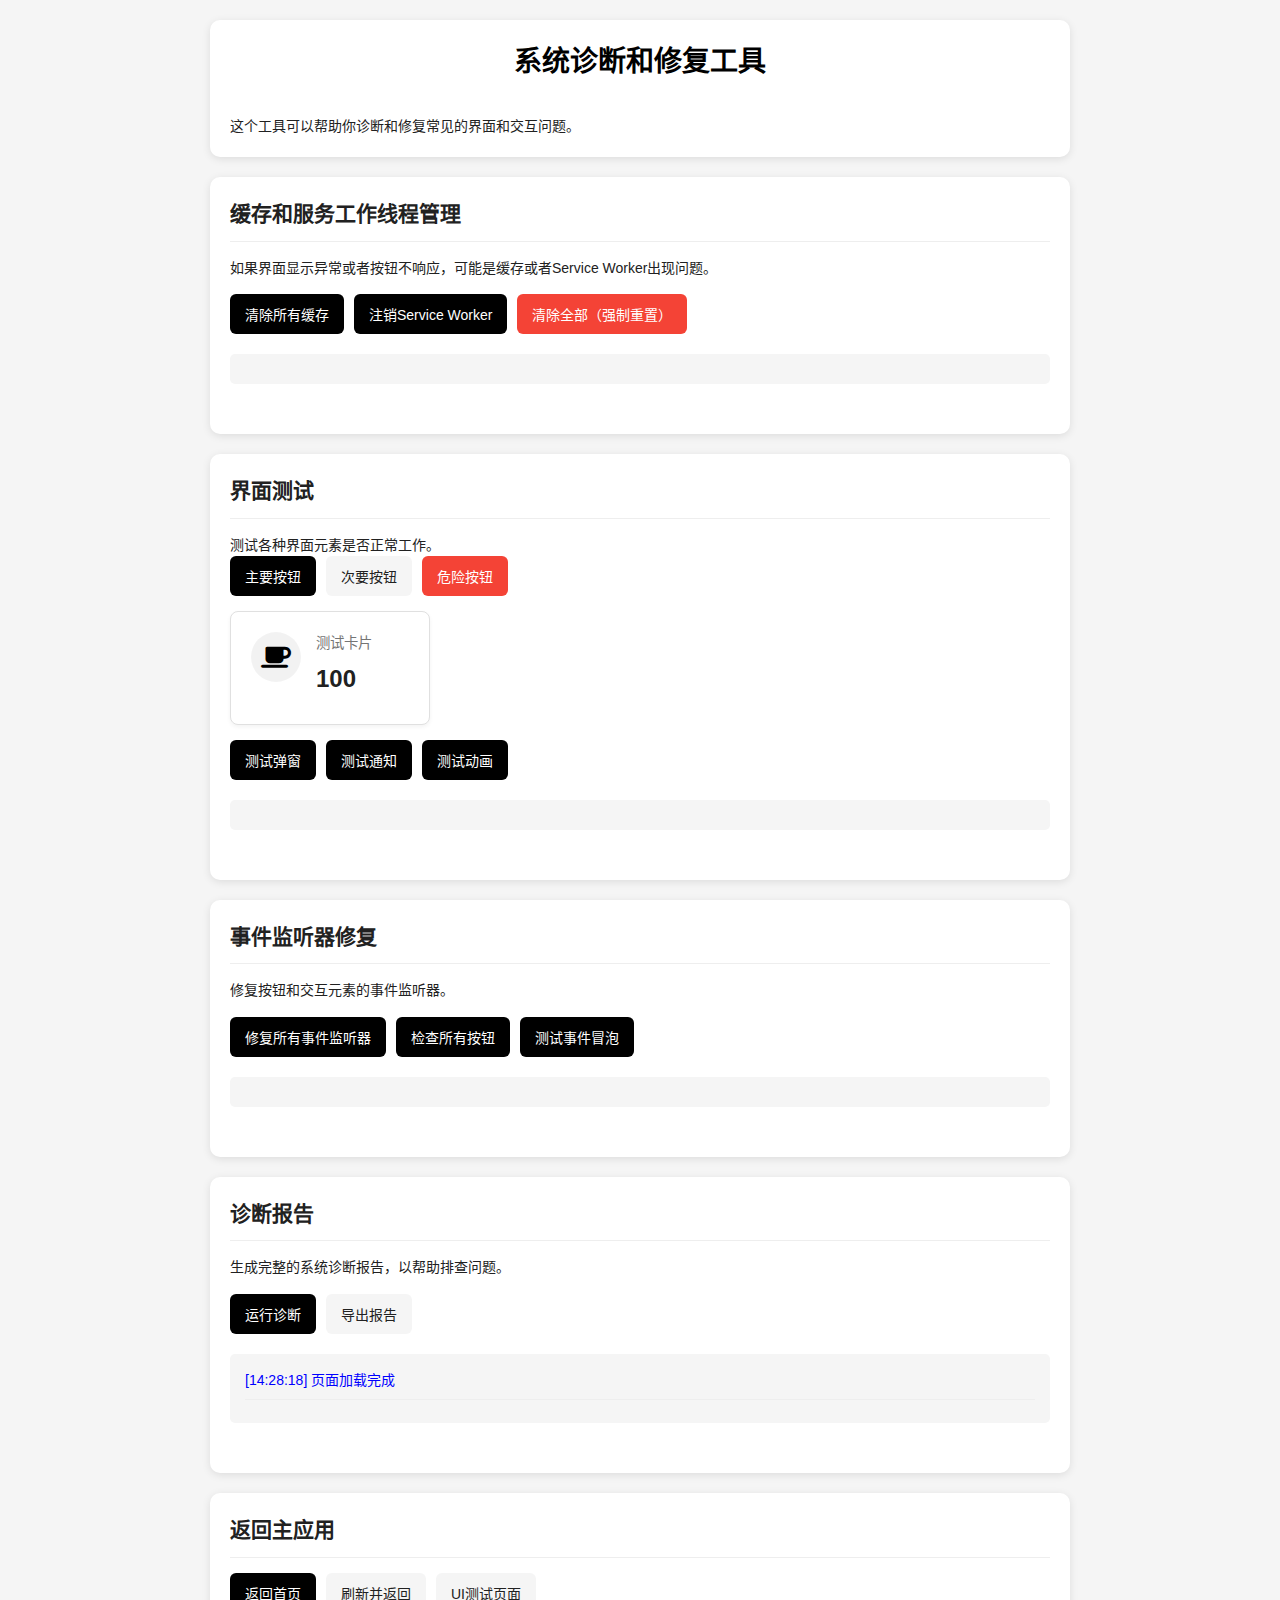
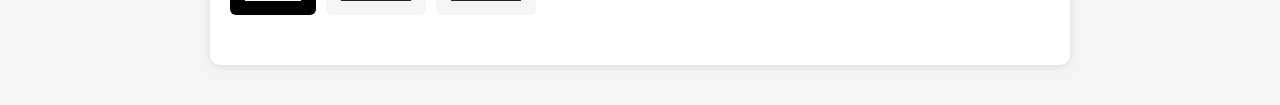
<file: debug.html>
<!DOCTYPE html>
<html lang="zh-CN">
<head>
    <meta charset="UTF-8">
    <meta name="viewport" content="width=device-width, initial-scale=1.0">
    <title>系统诊断和修复工具</title>
    <link rel="stylesheet" href="styles.css">
    <link rel="stylesheet" href="https://cdnjs.cloudflare.com/ajax/libs/font-awesome/6.4.0/css/all.min.css">
    <style>
        body {
            font-family: Arial, sans-serif;
            max-width: 900px;
            margin: 0 auto;
            padding: 20px;
            line-height: 1.6;
        }
        
        h1 {
            text-align: center;
            margin-bottom: 30px;
            color: var(--primary-color);
        }
        
        .debug-card {
            background-color: white;
            border-radius: 10px;
            padding: 20px;
            margin-bottom: 20px;
            box-shadow: 0 2px 8px rgba(0, 0, 0, 0.1);
        }
        
        .debug-section {
            margin-bottom: 30px;
        }
        
        .debug-section h2 {
            margin-bottom: 15px;
            padding-bottom: 10px;
            border-bottom: 1px solid #eee;
        }
        
        .debug-actions {
            display: flex;
            flex-wrap: wrap;
            gap: 10px;
            margin-top: 15px;
        }
        
        .status {
            margin-top: 20px;
            padding: 15px;
            background-color: #f5f5f5;
            border-radius: 5px;
            overflow-wrap: break-word;
            max-height: 300px;
            overflow-y: auto;
        }
        
        .status-success {
            color: green;
        }
        
        .status-error {
            color: red;
        }
        
        .status-info {
            color: blue;
        }
        
        .status-item {
            margin-bottom: 8px;
            padding-bottom: 8px;
            border-bottom: 1px solid #eee;
        }
        
        .button-group {
            display: flex;
            gap: 10px;
            margin-bottom: 10px;
        }
        
        code {
            background-color: #f0f0f0;
            padding: 2px 4px;
            border-radius: 3px;
            font-family: monospace;
        }
        
        .css-test-row {
            display: flex;
            gap: 10px;
            flex-wrap: wrap;
            margin-bottom: 15px;
        }
    </style>
</head>
<body>
    <div class="debug-card">
        <h1>系统诊断和修复工具</h1>
        <p>这个工具可以帮助你诊断和修复常见的界面和交互问题。</p>
    </div>
    
    <div class="debug-card">
        <div class="debug-section">
            <h2>缓存和服务工作线程管理</h2>
            <p>如果界面显示异常或者按钮不响应，可能是缓存或者Service Worker出现问题。</p>
            
            <div class="debug-actions">
                <button class="btn btn-primary" id="clear-cache">清除所有缓存</button>
                <button class="btn btn-primary" id="unregister-sw">注销Service Worker</button>
                <button class="btn btn-danger" id="clear-all">清除全部（强制重置）</button>
            </div>
            
            <div class="status" id="cache-status"></div>
        </div>
    </div>
    
    <div class="debug-card">
        <div class="debug-section">
            <h2>界面测试</h2>
            <p>测试各种界面元素是否正常工作。</p>
            
            <div class="css-test-row">
                <button class="btn btn-primary">主要按钮</button>
                <button class="btn btn-secondary">次要按钮</button>
                <button class="btn btn-danger">危险按钮</button>
            </div>
            
            <div class="css-test-row">
                <div class="stat-card" style="width: 200px">
                    <div class="stat-icon">
                        <i class="fas fa-coffee"></i>
                    </div>
                    <div class="stat-info">
                        <h3>测试卡片</h3>
                        <p>100</p>
                    </div>
                </div>
            </div>
            
            <div class="debug-actions">
                <button class="btn btn-primary" id="test-modal">测试弹窗</button>
                <button class="btn btn-primary" id="test-notification">测试通知</button>
                <button class="btn btn-primary" id="test-animation">测试动画</button>
            </div>
            
            <div class="status" id="ui-status"></div>
        </div>
    </div>
    
    <div class="debug-card">
        <div class="debug-section">
            <h2>事件监听器修复</h2>
            <p>修复按钮和交互元素的事件监听器。</p>
            
            <div class="debug-actions">
                <button class="btn btn-primary" id="fix-events">修复所有事件监听器</button>
                <button class="btn btn-primary" id="check-buttons">检查所有按钮</button>
                <button class="btn btn-primary" id="test-events">测试事件冒泡</button>
            </div>
            
            <div class="status" id="event-status"></div>
        </div>
    </div>
    
    <div class="debug-card">
        <div class="debug-section">
            <h2>诊断报告</h2>
            <p>生成完整的系统诊断报告，以帮助排查问题。</p>
            
            <div class="debug-actions">
                <button class="btn btn-primary" id="run-diagnostics">运行诊断</button>
                <button class="btn btn-secondary" id="export-report">导出报告</button>
            </div>
            
            <div class="status" id="report-status"></div>
        </div>
    </div>
    
    <div class="debug-card">
        <div class="debug-section">
            <h2>返回主应用</h2>
            <div class="button-group">
                <a href="index.html" class="btn btn-primary">返回首页</a>
                <a href="index.html?force-refresh=true" class="btn btn-secondary">刷新并返回</a>
                <a href="test-ui.html" class="btn btn-secondary">UI测试页面</a>
            </div>
        </div>
    </div>
    
    <!-- 测试弹窗 -->
    <div class="modal-overlay" id="test-modal-overlay">
        <div class="modal-container">
            <div class="modal-header">
                <h3>测试弹窗</h3>
                <button class="modal-close" id="close-test-modal">
                    <i class="fas fa-times"></i>
                </button>
            </div>
            <div class="modal-body">
                <p>这是一个测试弹窗，用于验证弹窗样式和功能是否正常。</p>
                <div class="form-group">
                    <label>测试输入框</label>
                    <input type="text" class="form-control" placeholder="在这里输入内容">
                </div>
            </div>
            <div class="modal-footer">
                <button id="cancel-test-modal" class="btn btn-secondary">取消</button>
                <button id="confirm-test-modal" class="btn btn-primary">确定</button>
            </div>
        </div>
    </div>
    
    <script>
        // 缓存状态元素
        const cacheStatusEl = document.getElementById('cache-status');
        const uiStatusEl = document.getElementById('ui-status');
        const eventStatusEl = document.getElementById('event-status');
        const reportStatusEl = document.getElementById('report-status');
        
        // 添加状态消息
        function addStatus(element, message, type = 'info') {
            const item = document.createElement('div');
            item.className = `status-item status-${type}`;
            
            const now = new Date();
            const timestamp = `${now.getHours()}:${now.getMinutes()}:${now.getSeconds()}`;
            
            item.innerHTML = `[${timestamp}] ${message}`;
            element.prepend(item);
        }
        
        // 清除缓存
        document.getElementById('clear-cache').addEventListener('click', async () => {
            try {
                addStatus(cacheStatusEl, '开始清除缓存...');
                
                // 清除所有缓存
                const cacheNames = await caches.keys();
                addStatus(cacheStatusEl, `发现 ${cacheNames.length} 个缓存: ${cacheNames.join(', ')}`);
                
                await Promise.all(cacheNames.map(name => caches.delete(name)));
                
                addStatus(cacheStatusEl, '所有缓存已清除!', 'success');
            } catch (error) {
                addStatus(cacheStatusEl, `清除缓存失败: ${error.message}`, 'error');
            }
        });
        
        // 注销Service Worker
        document.getElementById('unregister-sw').addEventListener('click', async () => {
            try {
                addStatus(cacheStatusEl, '开始注销Service Worker...');
                
                if ('serviceWorker' in navigator) {
                    const registrations = await navigator.serviceWorker.getRegistrations();
                    addStatus(cacheStatusEl, `发现 ${registrations.length} 个Service Worker`);
                    
                    await Promise.all(registrations.map(reg => reg.unregister()));
                    
                    if (registrations.length > 0) {
                        addStatus(cacheStatusEl, `${registrations.length}个Service Worker已注销!`, 'success');
                    } else {
                        addStatus(cacheStatusEl, '没有发现活动的Service Worker', 'info');
                    }
                } else {
                    addStatus(cacheStatusEl, '此浏览器不支持Service Worker', 'error');
                }
            } catch (error) {
                addStatus(cacheStatusEl, `注销Service Worker失败: ${error.message}`, 'error');
            }
        });
        
        // 清除全部
        document.getElementById('clear-all').addEventListener('click', async () => {
            try {
                addStatus(cacheStatusEl, '开始全面清理...');
                
                // 清除缓存
                const cacheNames = await caches.keys();
                await Promise.all(cacheNames.map(name => caches.delete(name)));
                addStatus(cacheStatusEl, '缓存已清除');
                
                // 注销Service Worker
                if ('serviceWorker' in navigator) {
                    const registrations = await navigator.serviceWorker.getRegistrations();
                    await Promise.all(registrations.map(reg => reg.unregister()));
                    addStatus(cacheStatusEl, 'Service Worker已注销');
                }
                
                // 清除localStorage
                localStorage.clear();
                addStatus(cacheStatusEl, 'localStorage已清除');
                
                // 清除sessionStorage
                sessionStorage.clear();
                addStatus(cacheStatusEl, 'sessionStorage已清除');
                
                addStatus(cacheStatusEl, '全面清理完成! 请刷新页面', 'success');
            } catch (error) {
                addStatus(cacheStatusEl, `全面清理失败: ${error.message}`, 'error');
            }
        });
        
        // 测试弹窗
        document.getElementById('test-modal').addEventListener('click', () => {
            document.getElementById('test-modal-overlay').classList.add('visible');
            addStatus(uiStatusEl, '弹窗已显示');
        });
        
        document.getElementById('close-test-modal').addEventListener('click', () => {
            document.getElementById('test-modal-overlay').classList.remove('visible');
            addStatus(uiStatusEl, '弹窗已关闭');
        });
        
        document.getElementById('cancel-test-modal').addEventListener('click', () => {
            document.getElementById('test-modal-overlay').classList.remove('visible');
            addStatus(uiStatusEl, '弹窗已取消');
        });
        
        document.getElementById('confirm-test-modal').addEventListener('click', () => {
            document.getElementById('test-modal-overlay').classList.remove('visible');
            addStatus(uiStatusEl, '弹窗已确认', 'success');
        });
        
        // 测试通知
        document.getElementById('test-notification').addEventListener('click', () => {
            addStatus(uiStatusEl, '显示测试通知');
            
            const notification = document.createElement('div');
            notification.className = 'notification';
            notification.innerHTML = `
                <div class="notification-icon">
                    <i class="fas fa-check-circle"></i>
                </div>
                <div>这是一条测试通知</div>
            `;
            
            document.body.appendChild(notification);
            
            // 3秒后移除
            setTimeout(() => {
                notification.style.opacity = '0';
                notification.style.transform = 'translateX(100%)';
                setTimeout(() => {
                    document.body.removeChild(notification);
                }, 300);
            }, 3000);
        });
        
        // 测试动画
        document.getElementById('test-animation').addEventListener('click', () => {
            addStatus(uiStatusEl, '测试动画效果');
            
            const button = document.getElementById('test-animation');
            button.classList.add('button-clicked');
            
            setTimeout(() => {
                button.classList.remove('button-clicked');
            }, 300);
        });
        
        // 修复事件监听器
        document.getElementById('fix-events').addEventListener('click', () => {
            addStatus(eventStatusEl, '开始修复事件监听器...');
            
            try {
                // 获取所有按钮
                const buttons = document.querySelectorAll('button[id]');
                addStatus(eventStatusEl, `找到 ${buttons.length} 个带ID的按钮`);
                
                // 为每个按钮重新绑定事件
                buttons.forEach(button => {
                    // 克隆节点会移除所有事件监听器
                    const clone = button.cloneNode(true);
                    button.parentNode.replaceChild(clone, button);
                    
                    // 重新添加点击事件
                    clone.addEventListener('click', function() {
                        addStatus(eventStatusEl, `按钮 ${this.id} 点击成功`, 'success');
                    });
                });
                
                addStatus(eventStatusEl, '所有事件监听器已修复', 'success');
            } catch (error) {
                addStatus(eventStatusEl, `修复事件监听器失败: ${error.message}`, 'error');
            }
        });
        
        // 检查按钮
        document.getElementById('check-buttons').addEventListener('click', () => {
            addStatus(eventStatusEl, '开始检查按钮...');
            
            try {
                // 获取所有按钮
                const buttons = document.querySelectorAll('button');
                
                let missingIds = 0;
                let missingClasses = 0;
                
                buttons.forEach(button => {
                    if (!button.id) {
                        missingIds++;
                    }
                    
                    if (!button.classList.contains('btn') && 
                        !button.classList.contains('icon-btn') && 
                        !button.classList.contains('modal-close')) {
                        missingClasses++;
                    }
                });
                
                addStatus(eventStatusEl, `检查了 ${buttons.length} 个按钮`);
                addStatus(eventStatusEl, `发现 ${missingIds} 个按钮缺少ID`);
                addStatus(eventStatusEl, `发现 ${missingClasses} 个按钮缺少样式类`, missingClasses > 0 ? 'warning' : 'info');
                
                if (missingIds === 0 && missingClasses === 0) {
                    addStatus(eventStatusEl, '所有按钮状态正常', 'success');
                }
            } catch (error) {
                addStatus(eventStatusEl, `检查按钮失败: ${error.message}`, 'error');
            }
        });
        
        // 测试事件冒泡
        document.getElementById('test-events').addEventListener('click', () => {
            addStatus(eventStatusEl, '测试事件冒泡...');
            
            // 创建测试元素
            const testDiv = document.createElement('div');
            testDiv.style.padding = '20px';
            testDiv.style.backgroundColor = '#f0f0f0';
            testDiv.style.margin = '10px 0';
            
            const childButton = document.createElement('button');
            childButton.className = 'btn btn-primary';
            childButton.textContent = '子元素按钮';
            
            testDiv.appendChild(childButton);
            eventStatusEl.insertBefore(testDiv, eventStatusEl.firstChild);
            
            // 绑定事件
            testDiv.addEventListener('click', () => {
                addStatus(eventStatusEl, '父元素事件触发', 'info');
            });
            
            childButton.addEventListener('click', (e) => {
                addStatus(eventStatusEl, '子元素事件触发', 'success');
                e.stopPropagation(); // 阻止冒泡
            });
            
            addStatus(eventStatusEl, '事件冒泡测试已设置，请点击按钮测试', 'info');
        });
        
        // 运行诊断
        document.getElementById('run-diagnostics').addEventListener('click', async () => {
            addStatus(reportStatusEl, '开始运行诊断...');
            
            try {
                // 检查浏览器信息
                const userAgent = navigator.userAgent;
                addStatus(reportStatusEl, `浏览器: ${userAgent}`);
                
                // 检查Service Worker支持
                const swSupported = 'serviceWorker' in navigator;
                addStatus(reportStatusEl, `Service Worker支持: ${swSupported ? '是' : '否'}`);
                
                // 检查已注册的Service Worker
                let swRegistrations = [];
                if (swSupported) {
                    swRegistrations = await navigator.serviceWorker.getRegistrations();
                    addStatus(reportStatusEl, `已注册Service Worker: ${swRegistrations.length}个`);
                }
                
                // 检查缓存
                const cacheNames = await caches.keys();
                addStatus(reportStatusEl, `缓存: ${cacheNames.length}个 (${cacheNames.join(', ')})`);
                
                // 检查localStorage
                const lsCount = Object.keys(localStorage).length;
                addStatus(reportStatusEl, `localStorage项: ${lsCount}个`);
                
                // 检查CSS样式
                const styles = document.styleSheets;
                addStatus(reportStatusEl, `样式表: ${styles.length}个`);
                
                // 检查按钮数量
                const buttons = document.querySelectorAll('button');
                addStatus(reportStatusEl, `按钮: ${buttons.length}个`);
                
                // 诊断汇总
                addStatus(reportStatusEl, '诊断完成', 'success');
            } catch (error) {
                addStatus(reportStatusEl, `诊断过程出错: ${error.message}`, 'error');
            }
        });
        
        // 导出报告
        document.getElementById('export-report').addEventListener('click', () => {
            try {
                const report = {
                    userAgent: navigator.userAgent,
                    dateTime: new Date().toISOString(),
                    url: window.location.href,
                    screenSize: `${window.innerWidth}x${window.innerHeight}`,
                    errors: reportStatusEl.innerHTML
                };
                
                const blob = new Blob([JSON.stringify(report, null, 2)], {type: 'application/json'});
                const url = URL.createObjectURL(blob);
                
                const a = document.createElement('a');
                a.href = url;
                a.download = `debug-report-${new Date().toISOString().slice(0, 10)}.json`;
                document.body.appendChild(a);
                a.click();
                
                // 清理
                setTimeout(() => {
                    document.body.removeChild(a);
                    URL.revokeObjectURL(url);
                }, 100);
                
                addStatus(reportStatusEl, '报告已导出', 'success');
            } catch (error) {
                addStatus(reportStatusEl, `导出报告失败: ${error.message}`, 'error');
            }
        });
        
        // 页面加载完成
        window.addEventListener('load', () => {
            addStatus(reportStatusEl, '页面加载完成');
            
            // URL参数处理
            const urlParams = new URLSearchParams(window.location.search);
            if (urlParams.has('auto-diagnose')) {
                document.getElementById('run-diagnostics').click();
            }
        });
    </script>
</body>
</html>
</file>
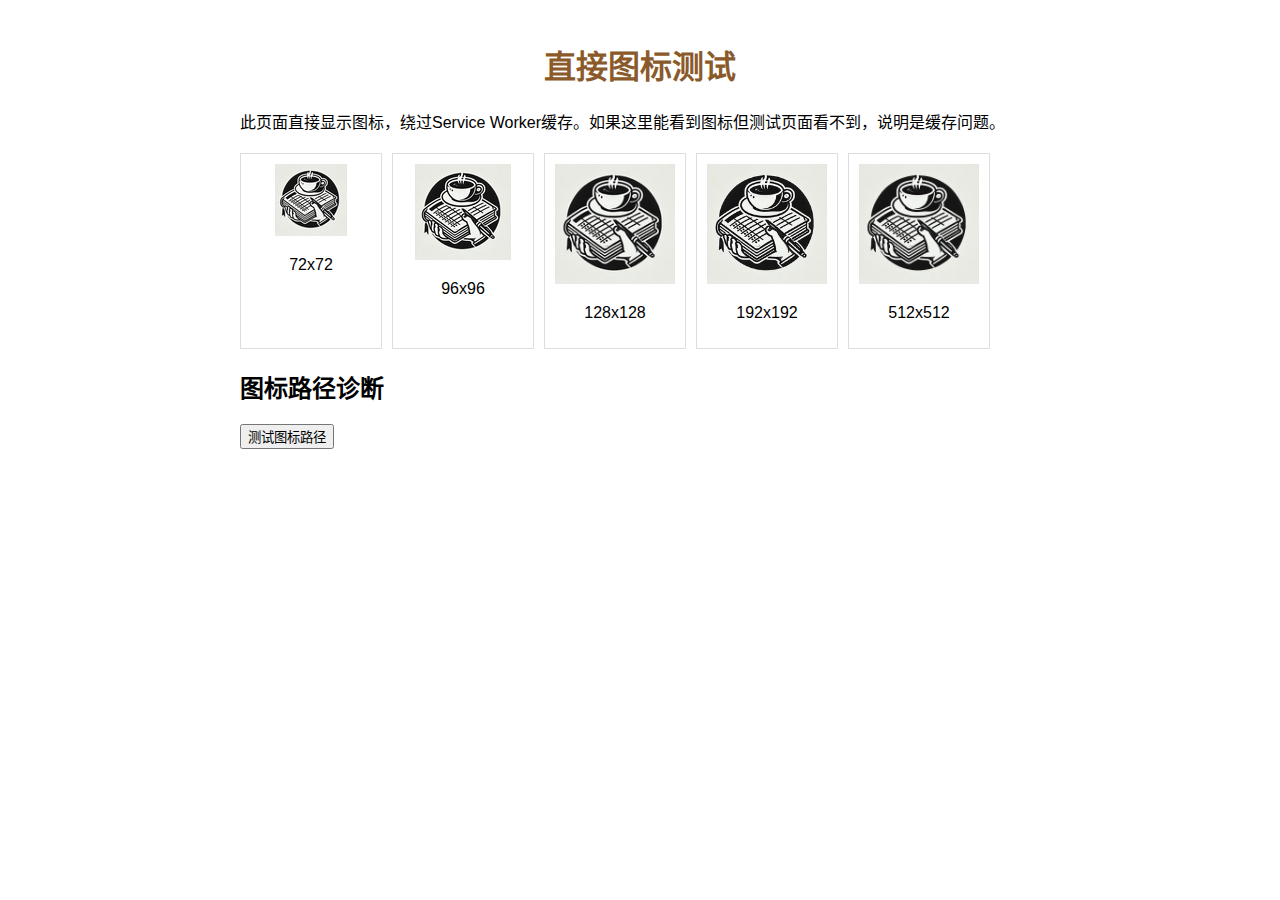
<file: direct-test.html>
<!DOCTYPE html>
<html lang="zh-CN">
<head>
    <meta charset="UTF-8">
    <meta name="viewport" content="width=device-width, initial-scale=1.0">
    <title>直接图标测试</title>
    <style>
        body {
            font-family: Arial, sans-serif;
            max-width: 800px;
            margin: 0 auto;
            padding: 20px;
        }
        h1 {
            color: #8b5a2b;
            text-align: center;
        }
        .icon-row {
            display: flex;
            flex-wrap: wrap;
            gap: 10px;
            margin: 20px 0;
        }
        .icon-item {
            border: 1px solid #ddd;
            padding: 10px;
            text-align: center;
            width: 120px;
        }
        img {
            max-width: 100%;
            height: auto;
        }
        .error {
            color: red;
            margin-top: 10px;
        }
        .success {
            color: green;
            margin-top: 10px;
        }
    </style>
</head>
<body>
    <h1>直接图标测试</h1>
    <p>此页面直接显示图标，绕过Service Worker缓存。如果这里能看到图标但测试页面看不到，说明是缓存问题。</p>
    
    <!-- 使用时间戳作为查询参数强制刷新缓存 -->
    <div class="icon-row">
        <div class="icon-item">
            <img src="./icon-72x72.png?t=1" alt="72x72" onerror="this.parentNode.innerHTML += '<div class=\'error\'>加载失败</div>'">
            <p>72x72</p>
        </div>
        <div class="icon-item">
            <img src="./icon-96x96.png?t=1" alt="96x96" onerror="this.parentNode.innerHTML += '<div class=\'error\'>加载失败</div>'">
            <p>96x96</p>
        </div>
        <div class="icon-item">
            <img src="./icon-128x128.png?t=1" alt="128x128" onerror="this.parentNode.innerHTML += '<div class=\'error\'>加载失败</div>'">
            <p>128x128</p>
        </div>
        <div class="icon-item">
            <img src="./icon-192x192.png?t=1" alt="192x192" onerror="this.parentNode.innerHTML += '<div class=\'error\'>加载失败</div>'">
            <p>192x192</p>
        </div>
        <div class="icon-item">
            <img src="./icon-512x512.png?t=1" alt="512x512" onerror="this.parentNode.innerHTML += '<div class=\'error\'>加载失败</div>'">
            <p>512x512</p>
        </div>
    </div>
    
    <h2>图标路径诊断</h2>
    <div id="path-test">
        <button onclick="testIconPaths()">测试图标路径</button>
        <div id="path-results"></div>
    </div>
    
    <script>
        // 路径测试函数
        async function testIconPaths() {
            const resultsDiv = document.getElementById('path-results');
            resultsDiv.innerHTML = '<p>正在测试图标路径...</p>';
            
            const iconPaths = [
                './icon-72x72.png',
                './icon-96x96.png',
                './icon-128x128.png',
                './icon-192x192.png',
                './icon-512x512.png'
            ];
            
            const results = [];
            
            for (const path of iconPaths) {
                try {
                    const response = await fetch(path + '?t=' + Date.now(), {cache: 'no-store'});
                    const status = response.status;
                    const contentType = response.headers.get('content-type');
                    
                    results.push({
                        path,
                        status,
                        contentType,
                        ok: response.ok
                    });
                } catch (error) {
                    results.push({
                        path,
                        error: error.message,
                        ok: false
                    });
                }
            }
            
            // 显示结果
            let html = '<h3>测试结果</h3>';
            
            results.forEach(result => {
                const cssClass = result.ok ? 'success' : 'error';
                html += `<div class="${cssClass}">
                    <strong>${result.path}</strong><br>
                    状态: ${result.status || 'N/A'}<br>
                    类型: ${result.contentType || 'N/A'}<br>
                    ${result.error ? '错误: ' + result.error : ''}
                </div><br>`;
            });
            
            resultsDiv.innerHTML = html;
        }
        
        // 页面加载完成后自动测试
        window.addEventListener('load', () => {
            setTimeout(testIconPaths, 1000);
        });
    </script>
</body>
</html>
</file>
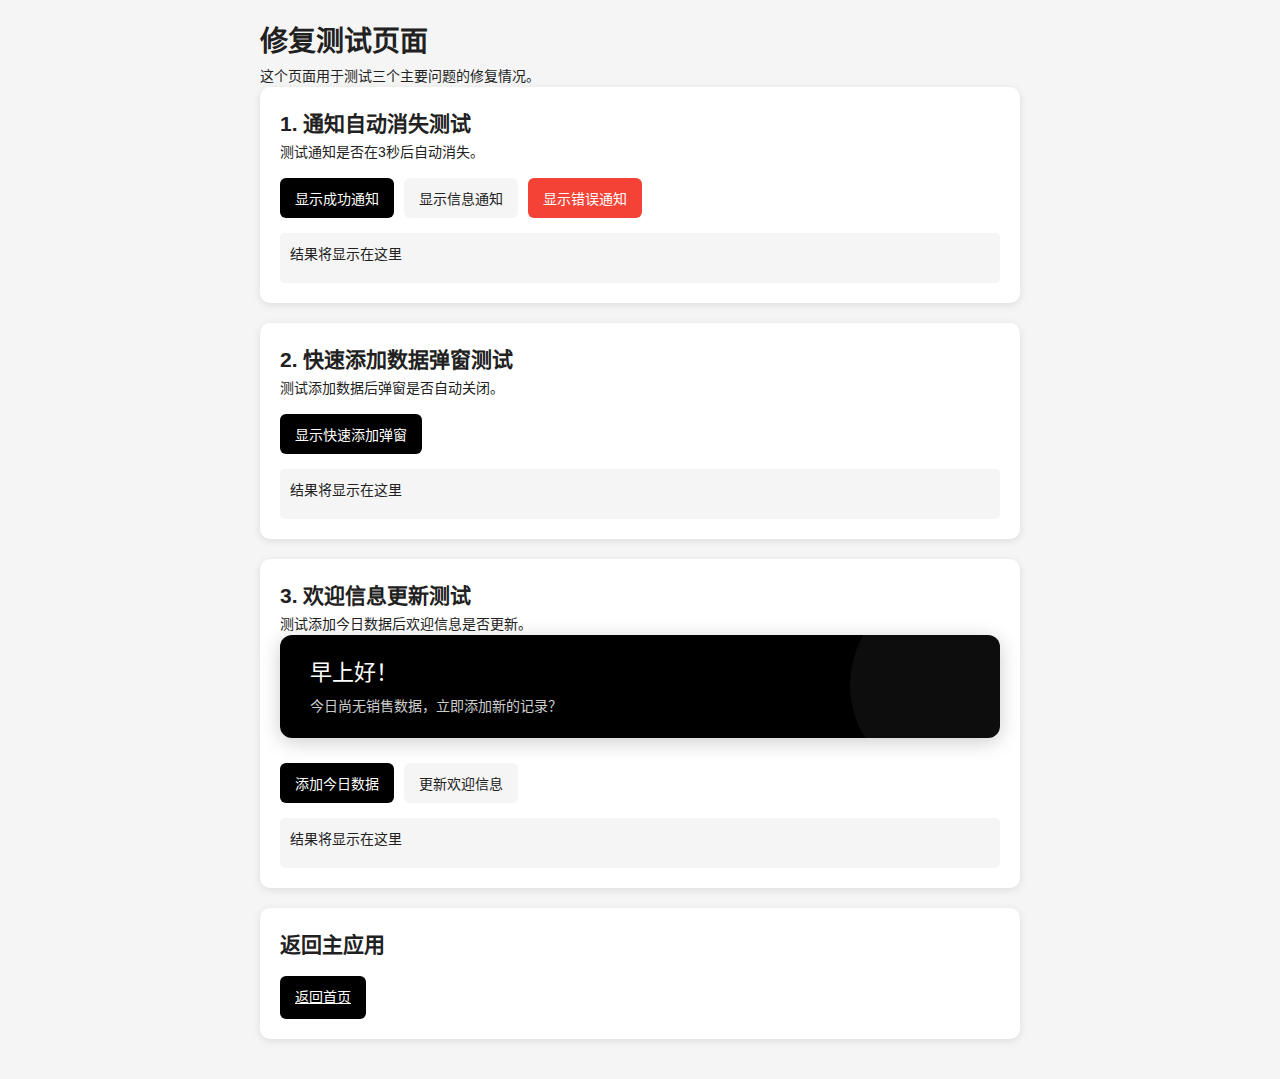
<file: fix-test.html>
<!DOCTYPE html>
<html lang="zh-CN">
<head>
    <meta charset="UTF-8">
    <meta name="viewport" content="width=device-width, initial-scale=1.0">
    <title>修复测试页面</title>
    <link rel="stylesheet" href="styles.css">
    <link rel="stylesheet" href="https://cdnjs.cloudflare.com/ajax/libs/font-awesome/6.4.0/css/all.min.css">
    <style>
        body {
            font-family: Arial, sans-serif;
            max-width: 800px;
            margin: 0 auto;
            padding: 20px;
        }
        
        .test-section {
            background-color: white;
            border-radius: 10px;
            padding: 20px;
            margin-bottom: 20px;
            box-shadow: 0 2px 8px rgba(0, 0, 0, 0.1);
        }
        
        .test-buttons {
            display: flex;
            gap: 10px;
            margin-top: 15px;
        }
        
        .result {
            margin-top: 15px;
            padding: 10px;
            background-color: #f5f5f5;
            border-radius: 5px;
            min-height: 50px;
        }
    </style>
</head>
<body>
    <h1>修复测试页面</h1>
    <p>这个页面用于测试三个主要问题的修复情况。</p>
    
    <div class="test-section">
        <h2>1. 通知自动消失测试</h2>
        <p>测试通知是否在3秒后自动消失。</p>
        
        <div class="test-buttons">
            <button class="btn btn-primary" id="show-success">显示成功通知</button>
            <button class="btn btn-secondary" id="show-info">显示信息通知</button>
            <button class="btn btn-danger" id="show-error">显示错误通知</button>
        </div>
        
        <div class="result" id="notification-result">结果将显示在这里</div>
    </div>
    
    <div class="test-section">
        <h2>2. 快速添加数据弹窗测试</h2>
        <p>测试添加数据后弹窗是否自动关闭。</p>
        
        <div class="test-buttons">
            <button class="btn btn-primary" id="show-quick-add">显示快速添加弹窗</button>
        </div>
        
        <div class="result" id="quick-add-result">结果将显示在这里</div>
    </div>
    
    <div class="test-section">
        <h2>3. 欢迎信息更新测试</h2>
        <p>测试添加今日数据后欢迎信息是否更新。</p>
        
        <div class="welcome-card">
            <div class="welcome-info">
                <h2 id="greeting-text">早上好！</h2>
                <p id="today-summary">今日尚无销售数据，立即添加新的记录？</p>
            </div>
        </div>
        
        <div class="test-buttons">
            <button class="btn btn-primary" id="add-today-data">添加今日数据</button>
            <button class="btn btn-secondary" id="update-welcome">更新欢迎信息</button>
        </div>
        
        <div class="result" id="welcome-result">结果将显示在这里</div>
    </div>
    
    <div class="test-section">
        <h2>返回主应用</h2>
        <div class="test-buttons">
            <a href="index.html" class="btn btn-primary">返回首页</a>
        </div>
    </div>
    
    <!-- 快速添加弹窗 -->
    <div class="modal-overlay" id="quick-add-modal">
        <div class="modal-container">
            <div class="modal-header">
                <h3>快速添加数据</h3>
                <button class="modal-close" id="close-quick-add">
                    <i class="fas fa-times"></i>
                </button>
            </div>
            <div class="modal-body">
                <form id="quick-form">
                    <div class="form-group">
                        <label for="quick-date">日期</label>
                        <input type="date" id="quick-date" class="form-control" required>
                    </div>
                    <div class="form-row">
                        <div class="form-group half">
                            <label for="quick-wechat">微信添加</label>
                            <input type="number" id="quick-wechat" class="form-control" min="0" value="0" required>
                        </div>
                        <div class="form-group half">
                            <label for="quick-samples">样品发出</label>
                            <input type="number" id="quick-samples" class="form-control" min="0" value="0" required>
                        </div>
                    </div>
                    <div class="form-group">
                        <label for="quick-sales">销售额(元)</label>
                        <input type="number" id="quick-sales" class="form-control" min="0" value="0" required>
                    </div>
                </form>
            </div>
            <div class="modal-footer">
                <button id="quick-cancel" class="btn btn-secondary">取消</button>
                <button id="quick-save" class="btn btn-primary">保存</button>
            </div>
        </div>
    </div>
    
    <!-- 通知容器 -->
    <div id="notification" class="notification">
        <div class="notification-icon">
            <i class="fas fa-check-circle"></i>
        </div>
        <div id="notification-message">操作成功</div>
    </div>
    
    <script>
        // 通知测试
        function showNotification(message, type = 'success') {
            console.log('显示通知:', message, type);
            
            const notification = document.getElementById('notification');
            const notificationMessage = document.getElementById('notification-message');
            const notificationIcon = notification.querySelector('.notification-icon i');
            
            // 设置通知类型
            notification.className = 'notification';
            notification.classList.add(type);
            
            // 设置图标
            if (type === 'success') {
                notificationIcon.className = 'fas fa-check-circle';
            } else if (type === 'error') {
                notificationIcon.className = 'fas fa-times-circle';
            } else if (type === 'warning') {
                notificationIcon.className = 'fas fa-exclamation-triangle';
            } else {
                notificationIcon.className = 'fas fa-info-circle';
            }
            
            // 设置消息
            notificationMessage.textContent = message;
            
            // 先移除可见类，强制重新渲染
            notification.classList.remove('visible');
            
            // 使用setTimeout确保DOM更新
            setTimeout(() => {
                // 显示通知
                notification.classList.add('visible');
                
                // 记录显示时间
                const showTime = new Date().toLocaleTimeString();
                document.getElementById('notification-result').textContent = `${showTime}: 显示了"${message}"通知`;
                
                // 3秒后自动隐藏
                clearTimeout(window.notificationTimeout);
                window.notificationTimeout = setTimeout(() => {
                    notification.classList.remove('visible');
                    
                    // 记录隐藏时间
                    const hideTime = new Date().toLocaleTimeString();
                    document.getElementById('notification-result').textContent += `\n${hideTime}: 通知已自动隐藏`;
                }, 3000);
            }, 10);
        }
        
        document.getElementById('show-success').addEventListener('click', () => {
            showNotification('操作成功完成！', 'success');
        });
        
        document.getElementById('show-info').addEventListener('click', () => {
            showNotification('这是一条信息通知', 'info');
        });
        
        document.getElementById('show-error').addEventListener('click', () => {
            showNotification('操作失败，请重试', 'error');
        });
        
        // 快速添加弹窗测试
        document.getElementById('show-quick-add').addEventListener('click', () => {
            document.getElementById('quick-add-modal').classList.add('visible');
            document.getElementById('quick-date').value = new Date().toISOString().split('T')[0];
            
            document.getElementById('quick-add-result').textContent = '弹窗已显示';
        });
        
        document.getElementById('close-quick-add').addEventListener('click', () => {
            document.getElementById('quick-add-modal').classList.remove('visible');
            document.getElementById('quick-add-result').textContent = '弹窗已手动关闭';
        });
        
        document.getElementById('quick-cancel').addEventListener('click', () => {
            document.getElementById('quick-add-modal').classList.remove('visible');
            document.getElementById('quick-add-result').textContent = '弹窗已取消';
        });
        
        document.getElementById('quick-save').addEventListener('click', () => {
            // 模拟保存操作
            setTimeout(() => {
                document.getElementById('quick-add-modal').classList.remove('visible');
                document.getElementById('quick-add-result').textContent = '数据已保存，弹窗已自动关闭';
                showNotification('数据添加成功！');
            }, 500);
        });
        
        // 欢迎信息测试
        document.getElementById('add-today-data').addEventListener('click', () => {
            const welcomeResult = document.getElementById('welcome-result');
            welcomeResult.textContent = '模拟添加今日数据...';
            
            setTimeout(() => {
                welcomeResult.textContent = '今日数据已添加';
                document.getElementById('today-summary').innerHTML = '今日已添加 <strong>5</strong> 位微信好友，发出 <strong>3</strong> 份样品，销售额 <strong>¥1200</strong>';
            }, 500);
        });
        
        document.getElementById('update-welcome').addEventListener('click', () => {
            const now = new Date();
            const hour = now.getHours();
            
            let greeting = '';
            if (hour >= 5 && hour < 12) {
                greeting = '早上好！';
            } else if (hour >= 12 && hour < 18) {
                greeting = '下午好！';
            } else {
                greeting = '晚上好！';
            }
            
            document.getElementById('greeting-text').textContent = greeting;
            document.getElementById('welcome-result').textContent = `问候语已更新为: ${greeting}`;
        });
    </script>
</body>
</html>
</file>
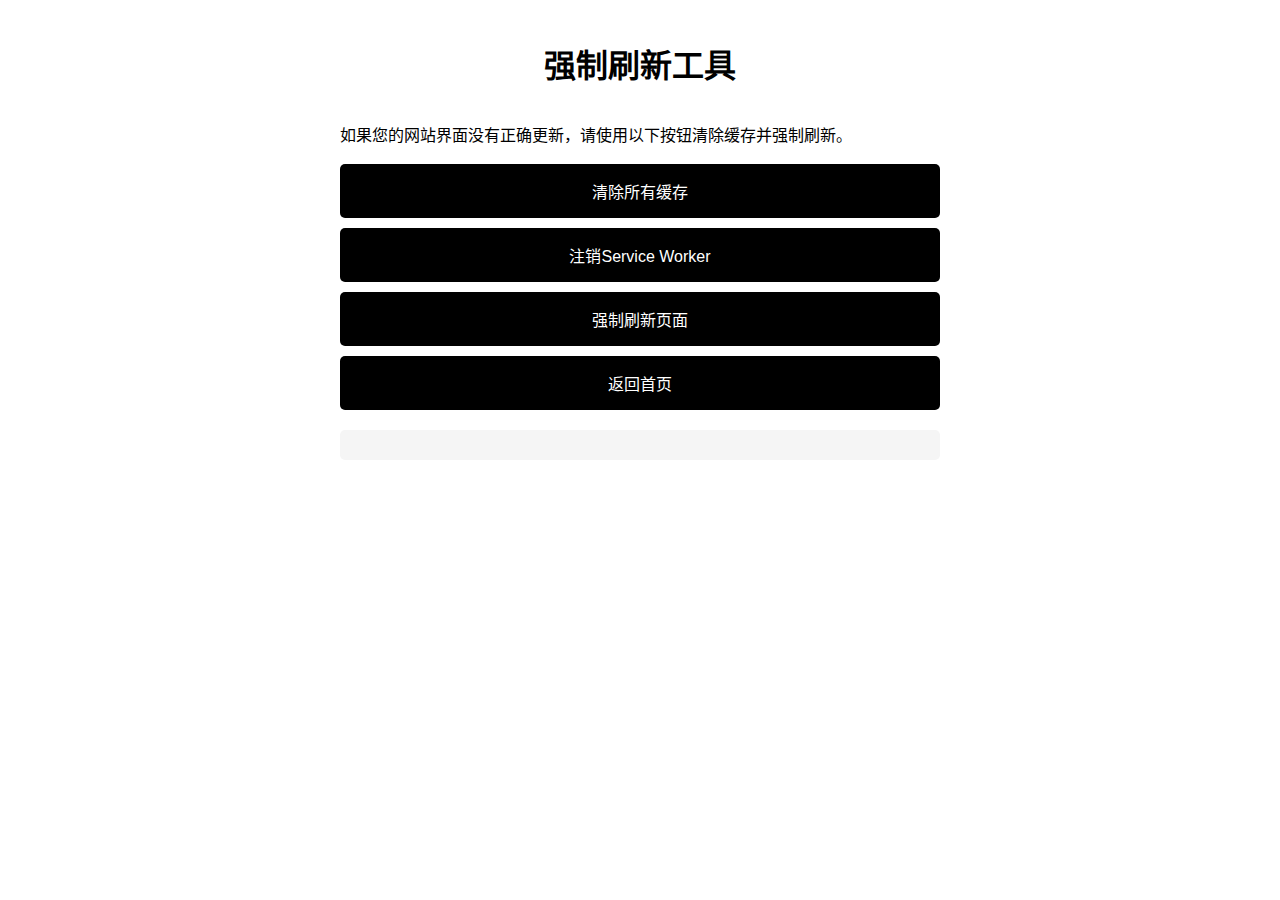
<file: force-refresh.html>
<!DOCTYPE html>
<html lang="zh-CN">
<head>
    <meta charset="UTF-8">
    <meta name="viewport" content="width=device-width, initial-scale=1.0">
    <title>强制刷新工具</title>
    <style>
        body {
            font-family: Arial, sans-serif;
            max-width: 600px;
            margin: 0 auto;
            padding: 20px;
            line-height: 1.6;
        }
        h1 {
            text-align: center;
            margin-bottom: 30px;
        }
        .button {
            display: block;
            width: 100%;
            padding: 15px;
            margin: 10px 0;
            background-color: #000;
            color: #fff;
            border: none;
            border-radius: 5px;
            font-size: 16px;
            cursor: pointer;
            text-align: center;
        }
        .button:hover {
            background-color: #333;
        }
        .status {
            margin-top: 20px;
            padding: 15px;
            background-color: #f5f5f5;
            border-radius: 5px;
        }
    </style>
</head>
<body>
    <h1>强制刷新工具</h1>
    <p>如果您的网站界面没有正确更新，请使用以下按钮清除缓存并强制刷新。</p>
    
    <button class="button" id="clear-cache">清除所有缓存</button>
    <button class="button" id="unregister-sw">注销Service Worker</button>
    <button class="button" id="reload-page">强制刷新页面</button>
    <button class="button" id="go-to-index">返回首页</button>
    
    <div class="status" id="status"></div>
    
    <script>
        const statusEl = document.getElementById('status');
        
        // 清除所有缓存
        document.getElementById('clear-cache').addEventListener('click', async () => {
            try {
                statusEl.textContent = '正在清除缓存...';
                
                // 清除所有缓存
                const cacheNames = await caches.keys();
                await Promise.all(cacheNames.map(name => caches.delete(name)));
                
                statusEl.textContent = '✅ 所有缓存已清除!';
            } catch (error) {
                statusEl.textContent = `❌ 清除缓存失败: ${error.message}`;
            }
        });
        
        // 注销Service Worker
        document.getElementById('unregister-sw').addEventListener('click', async () => {
            try {
                statusEl.textContent = '正在注销Service Worker...';
                
                if ('serviceWorker' in navigator) {
                    const registrations = await navigator.serviceWorker.getRegistrations();
                    await Promise.all(registrations.map(reg => reg.unregister()));
                    
                    if (registrations.length > 0) {
                        statusEl.textContent = `✅ ${registrations.length}个Service Worker已注销!`;
                    } else {
                        statusEl.textContent = '没有发现活动的Service Worker';
                    }
                } else {
                    statusEl.textContent = '此浏览器不支持Service Worker';
                }
            } catch (error) {
                statusEl.textContent = `❌ 注销Service Worker失败: ${error.message}`;
            }
        });
        
        // 强制刷新页面
        document.getElementById('reload-page').addEventListener('click', () => {
            statusEl.textContent = '正在强制刷新...';
            setTimeout(() => {
                window.location.reload(true);
            }, 500);
        });
        
        // 返回首页
        document.getElementById('go-to-index').addEventListener('click', () => {
            window.location.href = 'index.html';
        });
    </script>
</body>
</html>
</file>
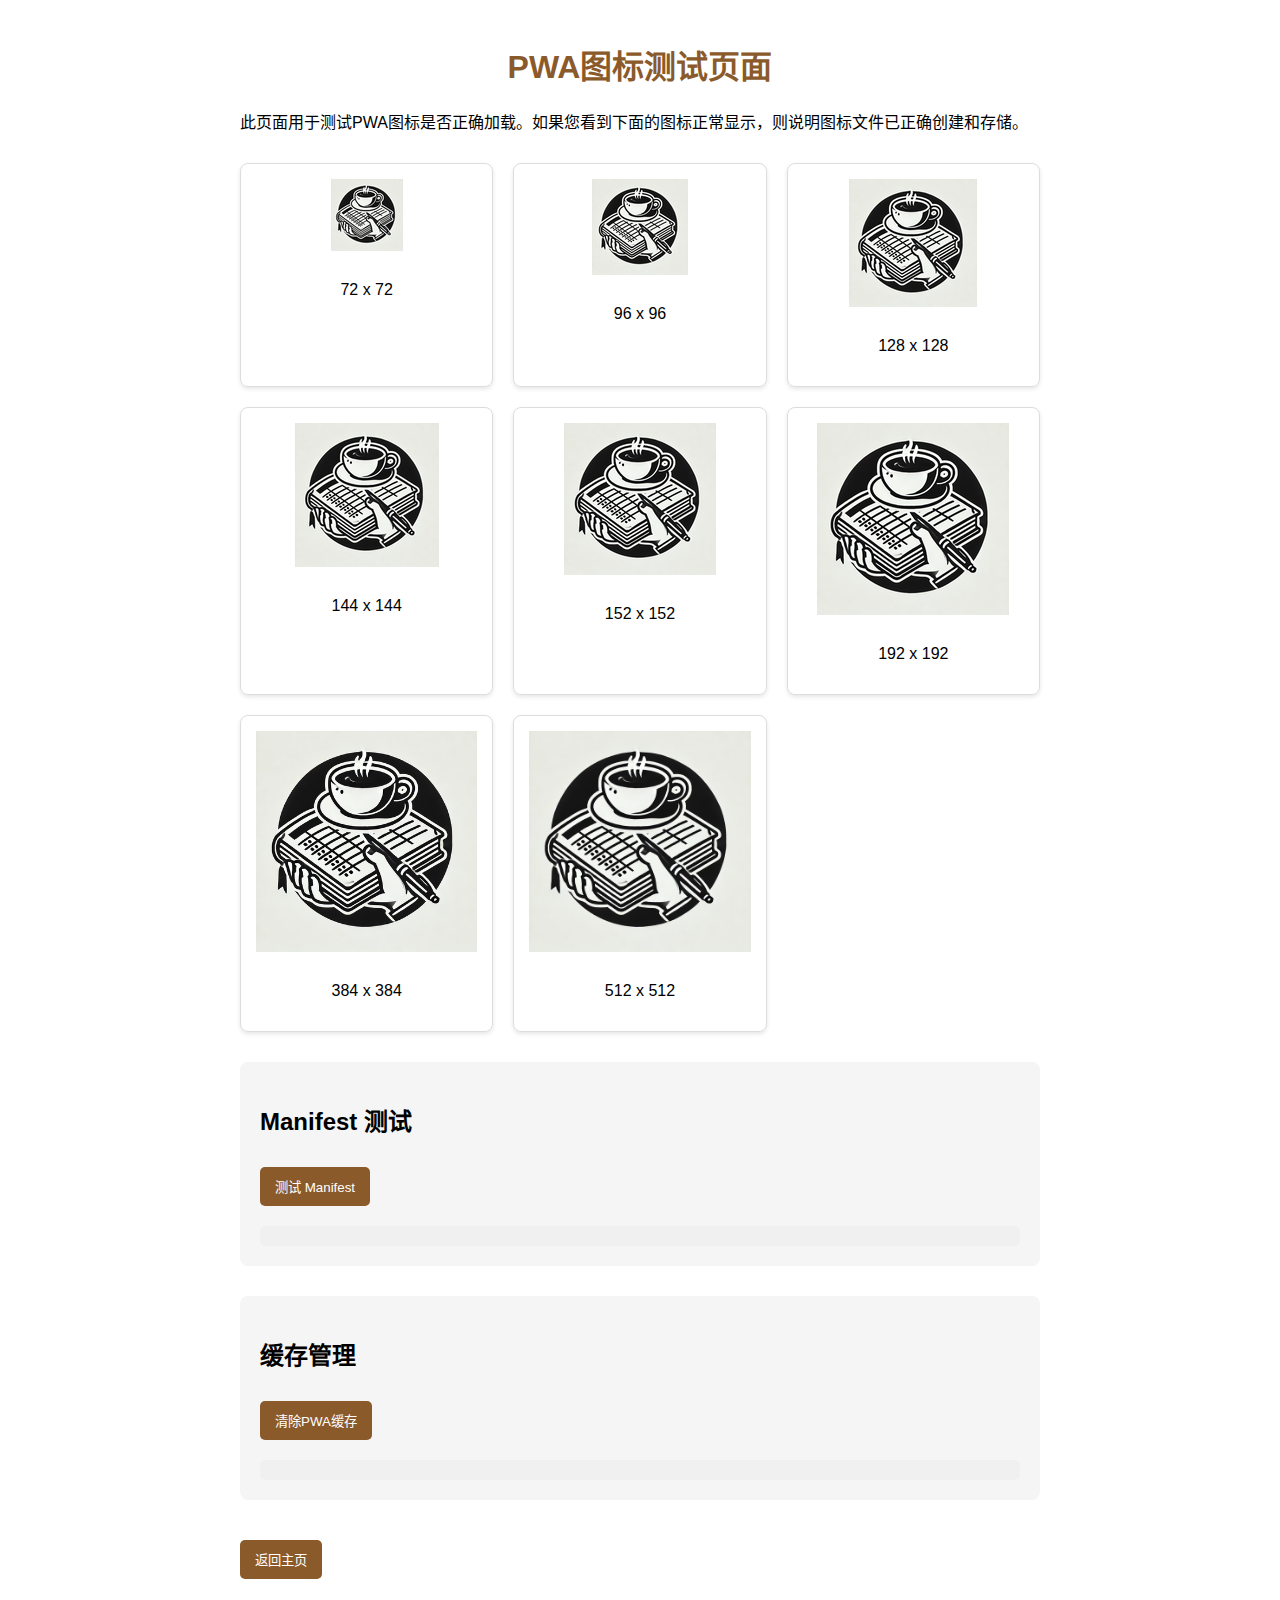
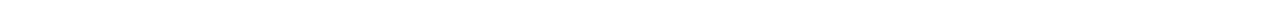
<file: icon-test.html>
<!DOCTYPE html>
<html lang="zh-CN">
<head>
    <meta charset="UTF-8">
    <meta name="viewport" content="width=device-width, initial-scale=1.0">
    <title>PWA图标测试页面</title>
    <style>
        body {
            font-family: Arial, sans-serif;
            max-width: 800px;
            margin: 0 auto;
            padding: 20px;
        }
        h1 {
            color: #8b5a2b;
            text-align: center;
        }
        .icon-grid {
            display: grid;
            grid-template-columns: repeat(auto-fill, minmax(200px, 1fr));
            gap: 20px;
            margin: 30px 0;
        }
        .icon-card {
            border: 1px solid #ddd;
            border-radius: 8px;
            padding: 15px;
            text-align: center;
            box-shadow: 0 2px 4px rgba(0,0,0,0.1);
        }
        .icon-card img {
            max-width: 100%;
            height: auto;
            margin-bottom: 10px;
        }
        .test-section {
            margin: 30px 0;
            padding: 20px;
            background-color: #f5f5f5;
            border-radius: 8px;
        }
        button {
            background-color: #8b5a2b;
            color: white;
            border: none;
            padding: 10px 15px;
            border-radius: 5px;
            cursor: pointer;
            margin: 10px 0;
        }
        button:hover {
            background-color: #6d4820;
        }
        .status {
            margin-top: 10px;
            padding: 10px;
            border-radius: 5px;
            background-color: #f0f0f0;
        }
        .success {
            background-color: #d4edda;
            color: #155724;
        }
        .error {
            background-color: #f8d7da;
            color: #721c24;
        }
    </style>
</head>
<body>
    <h1>PWA图标测试页面</h1>
    
    <p>此页面用于测试PWA图标是否正确加载。如果您看到下面的图标正常显示，则说明图标文件已正确创建和存储。</p>
    
    <div class="icon-grid">
        <div class="icon-card">
            <img src="./icon-72x72.png" alt="图标 72x72">
            <p>72 x 72</p>
        </div>
        <div class="icon-card">
            <img src="./icon-96x96.png" alt="图标 96x96">
            <p>96 x 96</p>
        </div>
        <div class="icon-card">
            <img src="./icon-128x128.png" alt="图标 128x128">
            <p>128 x 128</p>
        </div>
        <div class="icon-card">
            <img src="./icon-144x144.png" alt="图标 144x144">
            <p>144 x 144</p>
        </div>
        <div class="icon-card">
            <img src="./icon-152x152.png" alt="图标 152x152">
            <p>152 x 152</p>
        </div>
        <div class="icon-card">
            <img src="./icon-192x192.png" alt="图标 192x192">
            <p>192 x 192</p>
        </div>
        <div class="icon-card">
            <img src="./icon-384x384.png" alt="图标 384x384">
            <p>384 x 384</p>
        </div>
        <div class="icon-card">
            <img src="./icon-512x512.png" alt="图标 512x512">
            <p>512 x 512</p>
        </div>
    </div>
    
    <div class="test-section">
        <h2>Manifest 测试</h2>
        <button id="test-manifest">测试 Manifest</button>
        <div id="manifest-status" class="status"></div>
    </div>
    
    <div class="test-section">
        <h2>缓存管理</h2>
        <button id="clear-cache">清除PWA缓存</button>
        <div id="cache-status" class="status"></div>
    </div>
    
    <a href="index.html">
        <button>返回主页</button>
    </a>
    
    <script src="clear-cache.js"></script>
    <script>
        // 测试manifest
        document.getElementById('test-manifest').addEventListener('click', async () => {
            const statusEl = document.getElementById('manifest-status');
            try {
                const response = await fetch('./manifest.json');
                if (!response.ok) {
                    throw new Error(`HTTP错误: ${response.status}`);
                }
                const manifest = await response.json();
                
                let output = '<p class="success">Manifest 加载成功!</p>';
                output += `<pre>${JSON.stringify(manifest, null, 2)}</pre>`;
                
                statusEl.innerHTML = output;
            } catch (error) {
                statusEl.innerHTML = `<p class="error">Manifest 测试失败: ${error.message}</p>`;
            }
        });
        
        // 清除缓存
        document.getElementById('clear-cache').addEventListener('click', async () => {
            const statusEl = document.getElementById('cache-status');
            statusEl.innerHTML = '<p>正在清除缓存...</p>';
            
            try {
                await clearPWACache();
                statusEl.innerHTML = '<p class="success">缓存已成功清除!</p>';
            } catch (error) {
                statusEl.innerHTML = `<p class="error">清除缓存失败: ${error.message}</p>`;
            }
        });
    </script>
</body>
</html>
</file>
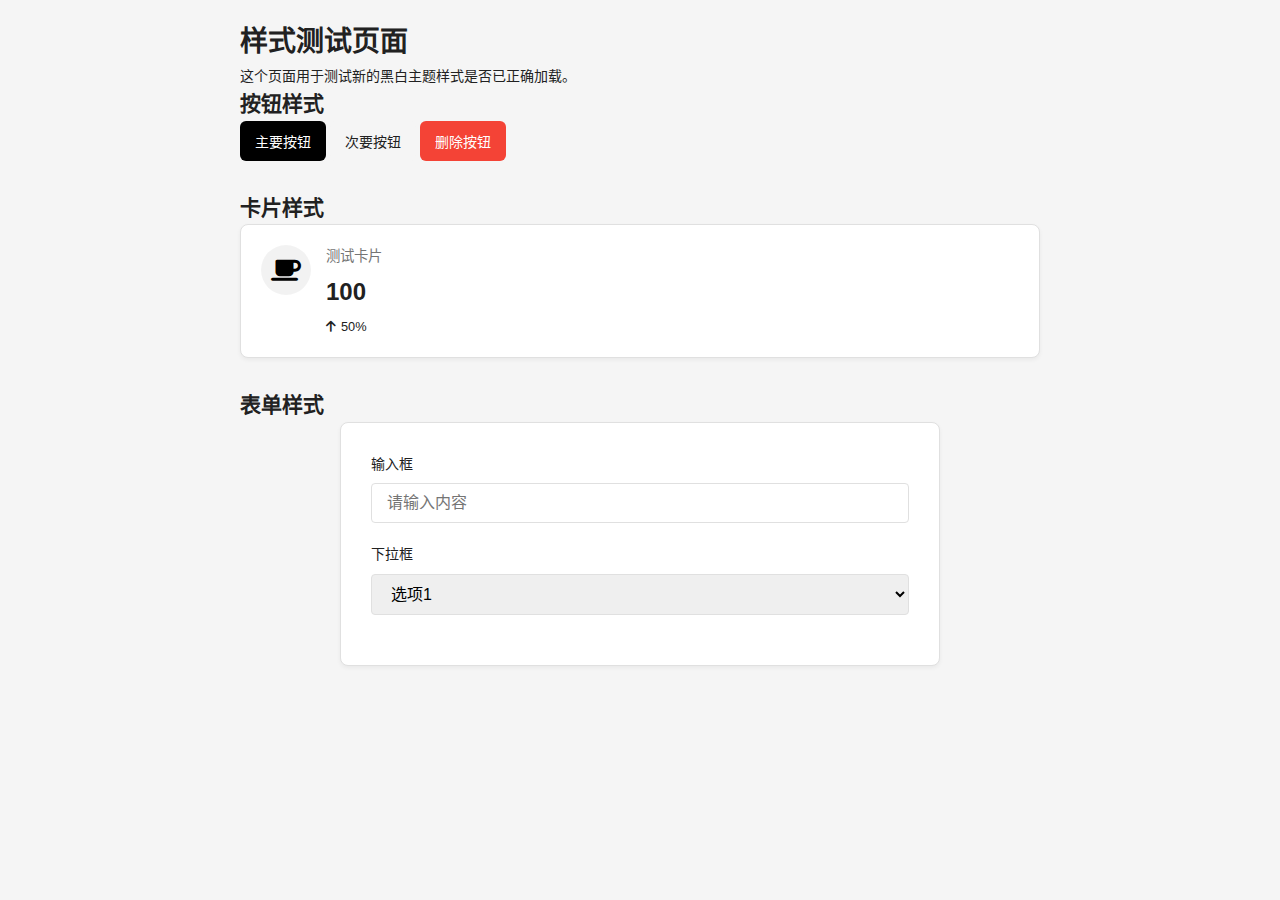
<file: test-style.html>
<!DOCTYPE html>
<html lang="zh-CN">
<head>
    <meta charset="UTF-8">
    <meta name="viewport" content="width=device-width, initial-scale=1.0">
    <title>样式测试页面</title>
    <link rel="stylesheet" href="styles.css">
    <link rel="stylesheet" href="https://cdnjs.cloudflare.com/ajax/libs/font-awesome/6.4.0/css/all.min.css">
    <style>
        body {
            margin: 0;
            padding: 20px;
        }
        .test-container {
            max-width: 800px;
            margin: 0 auto;
        }
        .test-section {
            margin-bottom: 30px;
        }
    </style>
</head>
<body>
    <div class="test-container">
        <h1>样式测试页面</h1>
        <p>这个页面用于测试新的黑白主题样式是否已正确加载。</p>
        
        <div class="test-section">
            <h2>按钮样式</h2>
            <button class="btn btn-primary">主要按钮</button>
            <button class="btn btn-secondary">次要按钮</button>
            <button class="btn btn-danger">删除按钮</button>
        </div>
        
        <div class="test-section">
            <h2>卡片样式</h2>
            <div class="stat-card">
                <div class="stat-icon">
                    <i class="fas fa-coffee"></i>
                </div>
                <div class="stat-info">
                    <h3>测试卡片</h3>
                    <p>100</p>
                    <div class="stat-trend">
                        <i class="fas fa-arrow-up"></i> <span>50%</span>
                    </div>
                </div>
            </div>
        </div>
        
        <div class="test-section">
            <h2>表单样式</h2>
            <div class="form-container">
                <div class="form-group">
                    <label>输入框</label>
                    <input type="text" class="form-control" placeholder="请输入内容">
                </div>
                <div class="form-group">
                    <label>下拉框</label>
                    <select class="form-control">
                        <option>选项1</option>
                        <option>选项2</option>
                        <option>选项3</option>
                    </select>
                </div>
            </div>
        </div>
    </div>
</body>
</html>
</file>
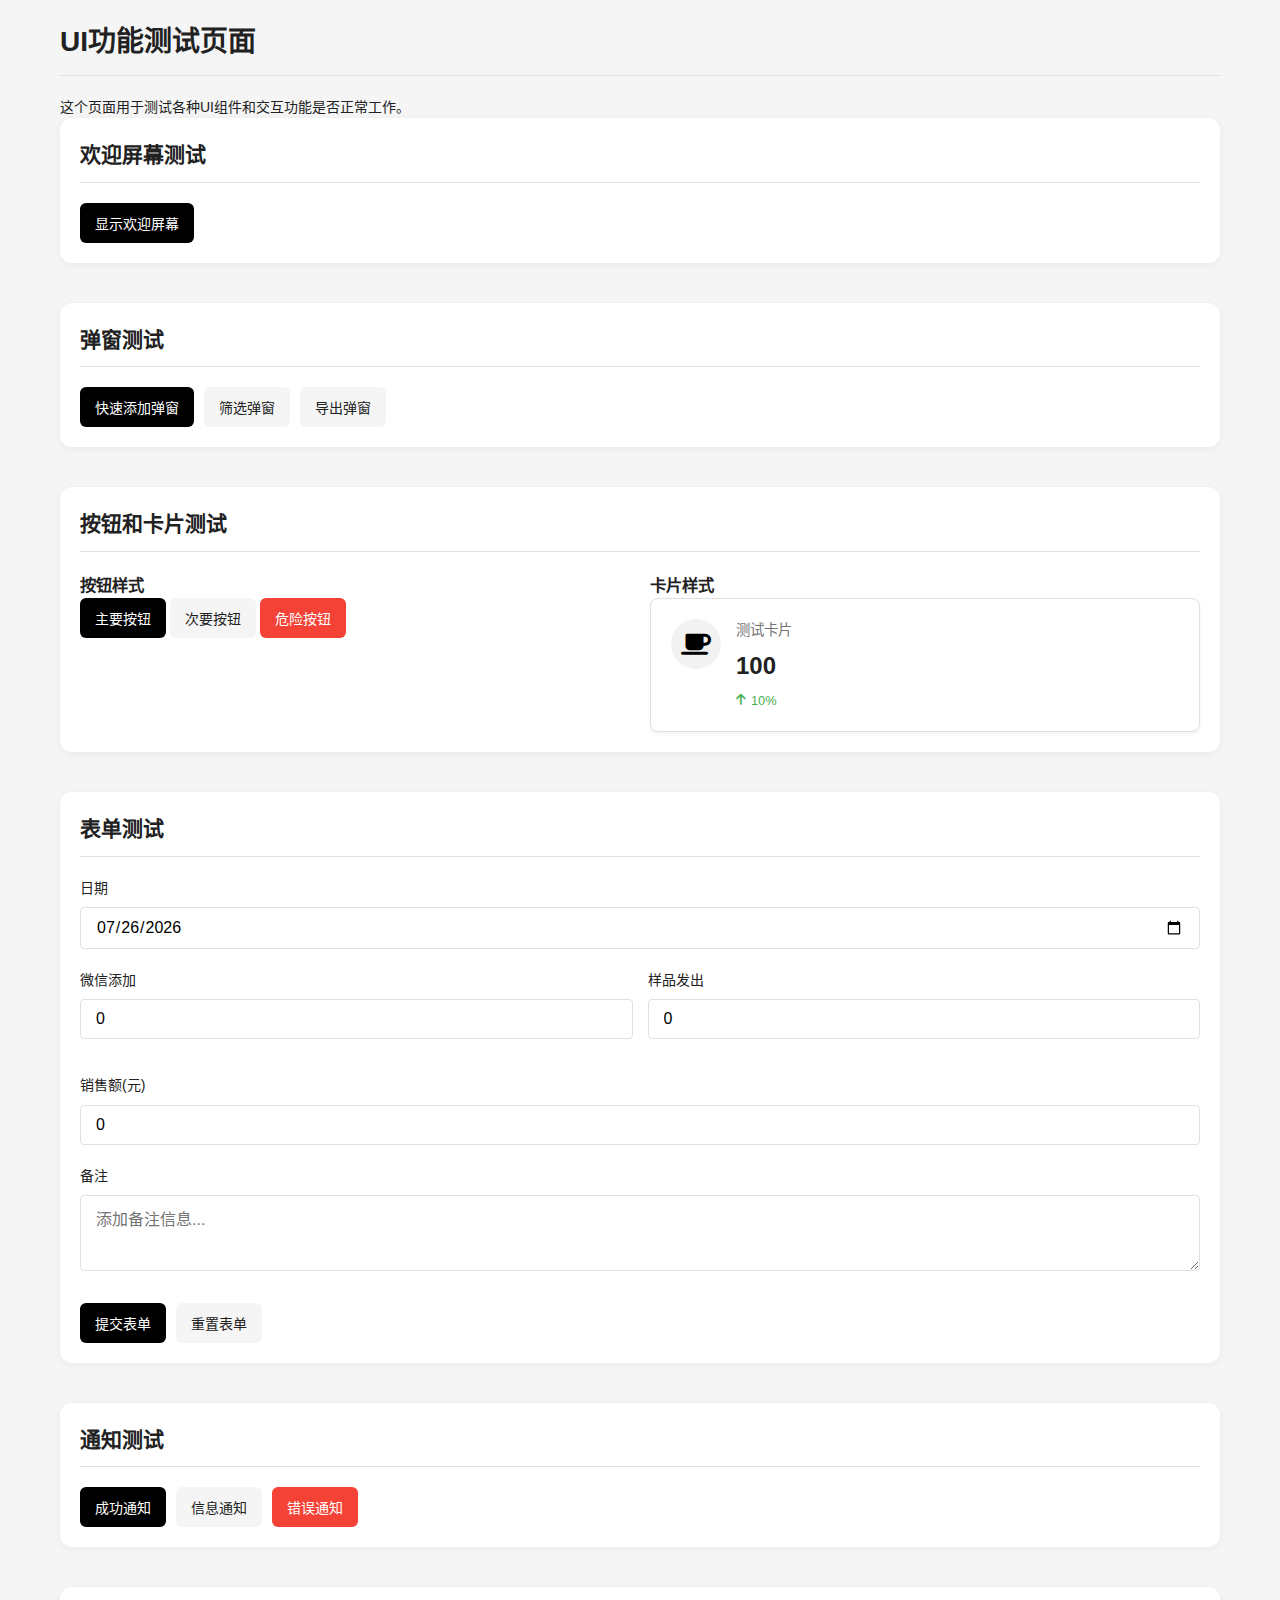
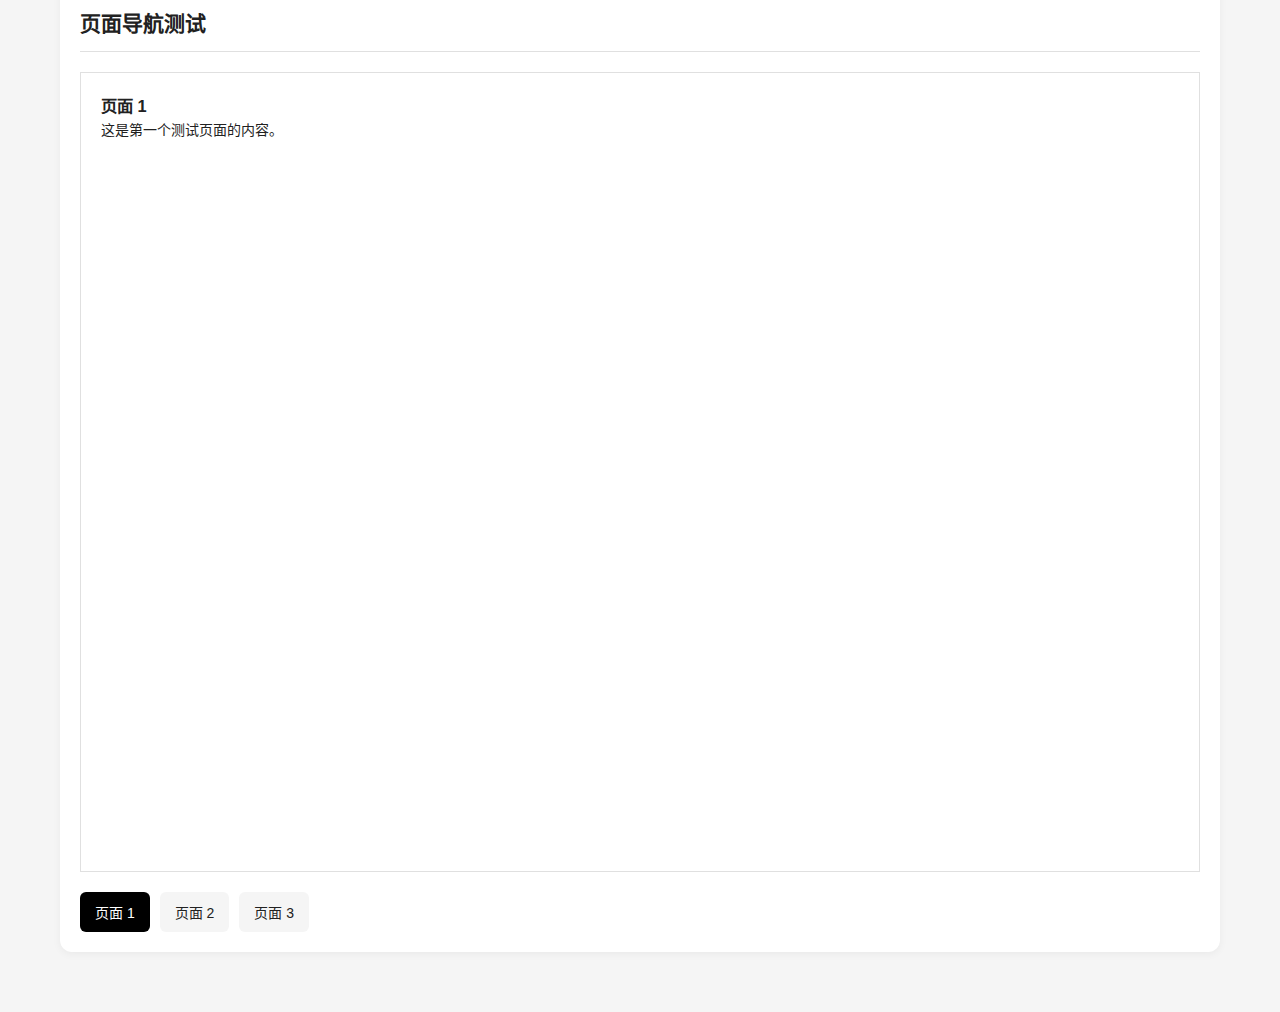
<file: test-ui.html>
<!DOCTYPE html>
<html lang="zh-CN">
<head>
    <meta charset="UTF-8">
    <meta name="viewport" content="width=device-width, initial-scale=1.0">
    <title>UI功能测试页面</title>
    <link rel="stylesheet" href="styles.css">
    <link rel="stylesheet" href="https://cdnjs.cloudflare.com/ajax/libs/font-awesome/6.4.0/css/all.min.css">
    <style>
        .test-container {
            max-width: 1200px;
            margin: 0 auto;
            padding: 20px;
        }
        
        .test-section {
            margin-bottom: 40px;
            padding: 20px;
            background-color: var(--background-color);
            border-radius: var(--card-radius);
            box-shadow: 0 2px 8px rgba(0, 0, 0, 0.05);
        }
        
        .test-title {
            margin-bottom: 20px;
            padding-bottom: 10px;
            border-bottom: 1px solid var(--border-color);
        }
        
        .test-items {
            display: flex;
            flex-wrap: wrap;
            gap: 20px;
        }
        
        .test-item {
            flex: 1;
            min-width: 200px;
        }
        
        .test-buttons {
            display: flex;
            gap: 10px;
            margin-top: 20px;
        }
    </style>
</head>
<body>
    <div class="test-container">
        <h1 class="test-title">UI功能测试页面</h1>
        <p>这个页面用于测试各种UI组件和交互功能是否正常工作。</p>
        
        <!-- 测试欢迎屏幕 -->
        <div class="test-section">
            <h2 class="test-title">欢迎屏幕测试</h2>
            <div class="test-buttons">
                <button class="btn btn-primary" id="show-welcome">显示欢迎屏幕</button>
            </div>
            <div id="welcome-preview" style="margin-top: 20px; display: none;">
                <div class="welcome-screen" style="position: relative; height: 300px; opacity: 1; visibility: visible;">
                    <div class="welcome-content">
                        <div class="welcome-icon">
                            <i class="fas fa-coffee"></i>
                        </div>
                        <h1 class="welcome-title">欢迎回来</h1>
                        <p class="welcome-message">正在准备您的咖啡销售数据...</p>
                        <div class="welcome-loading">
                            <div class="loading-bar"></div>
                        </div>
                    </div>
                </div>
            </div>
        </div>
        
        <!-- 测试弹窗 -->
        <div class="test-section">
            <h2 class="test-title">弹窗测试</h2>
            <div class="test-buttons">
                <button class="btn btn-primary" id="show-quick-add">快速添加弹窗</button>
                <button class="btn btn-secondary" id="show-filter">筛选弹窗</button>
                <button class="btn btn-secondary" id="show-export">导出弹窗</button>
            </div>
        </div>
        
        <!-- 测试按钮和卡片 -->
        <div class="test-section">
            <h2 class="test-title">按钮和卡片测试</h2>
            <div class="test-items">
                <div class="test-item">
                    <h3>按钮样式</h3>
                    <button class="btn btn-primary">主要按钮</button>
                    <button class="btn btn-secondary">次要按钮</button>
                    <button class="btn btn-danger">危险按钮</button>
                </div>
                <div class="test-item">
                    <h3>卡片样式</h3>
                    <div class="stat-card">
                        <div class="stat-icon">
                            <i class="fas fa-coffee"></i>
                        </div>
                        <div class="stat-info">
                            <h3>测试卡片</h3>
                            <p>100</p>
                            <div class="stat-trend positive">
                                <i class="fas fa-arrow-up"></i> <span>10%</span>
                            </div>
                        </div>
                    </div>
                </div>
            </div>
        </div>
        
        <!-- 测试表单 -->
        <div class="test-section">
            <h2 class="test-title">表单测试</h2>
            <form id="test-form">
                <div class="form-group">
                    <label for="test-date">日期</label>
                    <input type="date" id="test-date" class="form-control" required>
                </div>
                <div class="form-row">
                    <div class="form-group half">
                        <label for="test-wechat">微信添加</label>
                        <input type="number" id="test-wechat" class="form-control" min="0" value="0" required>
                    </div>
                    <div class="form-group half">
                        <label for="test-samples">样品发出</label>
                        <input type="number" id="test-samples" class="form-control" min="0" value="0" required>
                    </div>
                </div>
                <div class="form-group">
                    <label for="test-sales">销售额(元)</label>
                    <input type="number" id="test-sales" class="form-control" min="0" value="0" required>
                </div>
                <div class="form-group">
                    <label for="test-notes">备注</label>
                    <textarea id="test-notes" class="form-control" rows="3" placeholder="添加备注信息..."></textarea>
                </div>
                <div class="form-buttons">
                    <button type="submit" class="btn btn-primary">提交表单</button>
                    <button type="reset" class="btn btn-secondary">重置表单</button>
                </div>
            </form>
        </div>
        
        <!-- 测试通知 -->
        <div class="test-section">
            <h2 class="test-title">通知测试</h2>
            <div class="test-buttons">
                <button class="btn btn-primary" id="show-success">成功通知</button>
                <button class="btn btn-secondary" id="show-info">信息通知</button>
                <button class="btn btn-danger" id="show-error">错误通知</button>
            </div>
        </div>
        
        <!-- 测试页面导航 -->
        <div class="test-section">
            <h2 class="test-title">页面导航测试</h2>
            <div class="page-container" style="height: 300px; border: 1px solid var(--border-color); margin-bottom: 20px;">
                <div id="test-page-1" class="page page-current">
                    <div style="padding: 20px;">
                        <h3>页面 1</h3>
                        <p>这是第一个测试页面的内容。</p>
                    </div>
                </div>
                <div id="test-page-2" class="page page-next">
                    <div style="padding: 20px;">
                        <h3>页面 2</h3>
                        <p>这是第二个测试页面的内容。</p>
                    </div>
                </div>
                <div id="test-page-3" class="page page-next">
                    <div style="padding: 20px;">
                        <h3>页面 3</h3>
                        <p>这是第三个测试页面的内容。</p>
                    </div>
                </div>
            </div>
            <div class="test-buttons">
                <button class="btn btn-primary" id="goto-page-1">页面 1</button>
                <button class="btn btn-secondary" id="goto-page-2">页面 2</button>
                <button class="btn btn-secondary" id="goto-page-3">页面 3</button>
            </div>
        </div>
    </div>
    
    <!-- 弹窗模板 -->
    <div class="modal-overlay" id="test-quick-add-modal">
        <div class="modal-container">
            <div class="modal-header">
                <h3>快速添加数据</h3>
                <button class="modal-close" id="close-test-quick-add">
                    <i class="fas fa-times"></i>
                </button>
            </div>
            <div class="modal-body">
                <form id="test-quick-form">
                    <div class="form-group">
                        <label for="quick-test-date">日期</label>
                        <input type="date" id="quick-test-date" class="form-control" required>
                    </div>
                    <div class="form-row">
                        <div class="form-group half">
                            <label for="quick-test-wechat">微信添加</label>
                            <input type="number" id="quick-test-wechat" class="form-control" min="0" value="0" required>
                        </div>
                        <div class="form-group half">
                            <label for="quick-test-samples">样品发出</label>
                            <input type="number" id="quick-test-samples" class="form-control" min="0" value="0" required>
                        </div>
                    </div>
                    <div class="form-group">
                        <label for="quick-test-sales">销售额(元)</label>
                        <input type="number" id="quick-test-sales" class="form-control" min="0" value="0" required>
                    </div>
                </form>
            </div>
            <div class="modal-footer">
                <button id="quick-test-cancel" class="btn btn-secondary">取消</button>
                <button id="quick-test-save" class="btn btn-primary">保存</button>
            </div>
        </div>
    </div>
    
    <!-- 通知容器 -->
    <div id="test-notification" class="notification" style="display: none;">
        <div class="notification-icon">
            <i class="fas fa-check-circle"></i>
        </div>
        <div id="test-notification-message">操作成功</div>
    </div>
    
    <script>
        // 初始化日期输入
        document.querySelectorAll('input[type="date"]').forEach(input => {
            input.value = new Date().toISOString().split('T')[0];
        });
        
        // 欢迎屏幕测试
        document.getElementById('show-welcome').addEventListener('click', () => {
            const welcomePreview = document.getElementById('welcome-preview');
            welcomePreview.style.display = welcomePreview.style.display === 'none' ? 'block' : 'none';
        });
        
        // 弹窗测试
        document.getElementById('show-quick-add').addEventListener('click', () => {
            document.getElementById('test-quick-add-modal').classList.add('visible');
        });
        
        document.getElementById('close-test-quick-add').addEventListener('click', () => {
            document.getElementById('test-quick-add-modal').classList.remove('visible');
        });
        
        document.getElementById('quick-test-cancel').addEventListener('click', () => {
            document.getElementById('test-quick-add-modal').classList.remove('visible');
        });
        
        // 通知测试
        function showTestNotification(message, type) {
            const notification = document.getElementById('test-notification');
            const messageEl = document.getElementById('test-notification-message');
            const iconEl = notification.querySelector('.notification-icon i');
            
            // 设置图标
            if (type === 'success') {
                iconEl.className = 'fas fa-check-circle';
                notification.className = 'notification success';
            } else if (type === 'error') {
                iconEl.className = 'fas fa-times-circle';
                notification.className = 'notification error';
            } else {
                iconEl.className = 'fas fa-info-circle';
                notification.className = 'notification';
            }
            
            // 设置消息
            messageEl.textContent = message;
            
            // 显示通知
            notification.style.display = 'flex';
            
            // 3秒后隐藏
            setTimeout(() => {
                notification.style.display = 'none';
            }, 3000);
        }
        
        document.getElementById('show-success').addEventListener('click', () => {
            showTestNotification('操作成功完成！', 'success');
        });
        
        document.getElementById('show-info').addEventListener('click', () => {
            showTestNotification('这是一条信息通知', 'info');
        });
        
        document.getElementById('show-error').addEventListener('click', () => {
            showTestNotification('操作失败，请重试', 'error');
        });
        
        // 页面导航测试
        let currentTestPage = 'test-page-1';
        
        function navigateToTestPage(pageId) {
            const currentPage = document.getElementById(currentTestPage);
            const targetPage = document.getElementById(pageId);
            
            // 确定方向
            const pages = ['test-page-1', 'test-page-2', 'test-page-3'];
            const currentIndex = pages.indexOf(currentTestPage);
            const targetIndex = pages.indexOf(pageId);
            const direction = targetIndex > currentIndex ? 'next' : 'prev';
            
            // 设置过渡类
            if (direction === 'next') {
                currentPage.className = 'page page-prev';
                targetPage.className = 'page page-current';
            } else {
                currentPage.className = 'page page-next';
                targetPage.className = 'page page-current';
            }
            
            // 更新当前页面
            currentTestPage = pageId;
            
            // 更新按钮状态
            document.querySelectorAll('[id^="goto-page-"]').forEach(btn => {
                btn.classList.remove('btn-primary');
                btn.classList.add('btn-secondary');
            });
            
            document.getElementById(`goto-${pageId}`).classList.remove('btn-secondary');
            document.getElementById(`goto-${pageId}`).classList.add('btn-primary');
        }
        
        document.getElementById('goto-page-1').addEventListener('click', () => {
            navigateToTestPage('test-page-1');
        });
        
        document.getElementById('goto-page-2').addEventListener('click', () => {
            navigateToTestPage('test-page-2');
        });
        
        document.getElementById('goto-page-3').addEventListener('click', () => {
            navigateToTestPage('test-page-3');
        });
        
        // 表单测试
        document.getElementById('test-form').addEventListener('submit', (e) => {
            e.preventDefault();
            showTestNotification('表单提交成功！', 'success');
        });
    </script>
</body>
</html>
</file>
<file: styles.css>
:root {
    /* 主题色彩 */
    --primary-color: #000000;
    --primary-light: #333333;
    --accent-color: #ffffff;
    --text-color: #212121;
    --text-light: #757575;
    --background-color: #ffffff;
    --background-light: #f5f5f5;
    --background-dark: #e0e0e0;
    --border-color: #e0e0e0;
    --success-color: #4CAF50;
    --error-color: #F44336;
    --warning-color: #FFC107;
    --transition-speed: 0.3s;
    
    /* 布局尺寸 */
    --sidebar-width: 240px;
    --sidebar-mobile-height: 60px;
    --border-radius: 8px;
    --card-radius: 12px;
    --input-radius: 6px;
    
    /* 阴影与过渡 */
    --card-shadow: 0 4px 20px rgba(0, 0, 0, 0.2);
    --hover-shadow: 0 8px 30px rgba(0, 0, 0, 0.3);
    --transition: all 0.3s ease;
    
    /* 边框颜色 */
    --input-border: rgba(255, 255, 255, 0.15);
}

/* 全局重置与基础样式 */
* {
    margin: 0;
    padding: 0;
    box-sizing: border-box;
    font-family: 'PingFang SC', 'Helvetica Neue', Arial, sans-serif;
}

body {
    background-color: var(--background-light);
    color: var(--text-color);
    font-size: 14px;
    line-height: 1.6;
    min-height: 100vh;
}

/* 应用容器 */
.app-container {
    display: flex;
    width: 100%;
    min-height: 100vh;
    position: relative;
}

/* === 导航侧边栏 === */
.sidebar {
    position: fixed;
    width: var(--sidebar-width);
    height: 100vh;
    background-color: var(--primary-color);
    color: var(--accent-color);
    border-right: 1px solid var(--border-color);
    display: flex;
    flex-direction: column;
    z-index: 10;
    transition: transform var(--transition-speed);
}

.sidebar-header {
    padding: 20px;
    display: flex;
    align-items: center;
    justify-content: space-between;
    border-bottom: 1px solid var(--border-color);
    background-color: var(--primary-light);
}

.logo {
    display: flex;
    align-items: center;
    font-weight: bold;
    font-size: 1.2rem;
}

.logo i {
    margin-right: 10px;
    font-size: 1.5rem;
}

.menu-toggle {
    display: none;
    background: transparent;
    border: none;
    color: var(--accent-color);
    font-size: 1.2rem;
    cursor: pointer;
}

.nav-links {
    display: flex;
    flex-direction: column;
    padding: 20px 0;
    flex: 1;
}

.nav-link {
    display: flex;
    align-items: center;
    padding: 12px 20px;
    color: var(--accent-color);
    text-decoration: none;
    transition: background-color var(--transition-speed);
    margin-bottom: 5px;
    border-radius: 0 30px 30px 0;
    margin-right: 20px;
    cursor: pointer;
    position: relative;
    overflow: hidden;
}

.nav-link i {
    margin-right: 10px;
    width: 20px;
    text-align: center;
}

.nav-link:hover, .nav-link.active {
    background-color: var(--primary-light);
}

.nav-link::after {
    content: '';
    position: absolute;
    bottom: 0;
    left: 0;
    width: 0;
    height: 2px;
    background-color: var(--accent-color);
    transition: width 0.3s;
}

.nav-link:hover::after {
    width: 100%;
}

.nav-link.active::after {
    width: 100%;
}

/* === 主内容区域 === */
.main-content {
    flex: 1;
    margin-left: var(--sidebar-width);
    padding: 20px;
    min-height: 100vh;
    background-color: var(--background-color);
    transition: margin-left var(--transition-speed);
}

.section-header {
    display: flex;
    justify-content: space-between;
    align-items: center;
    margin-bottom: 30px;
    padding-bottom: 10px;
    border-bottom: 1px solid var(--border-color);
}

.section-header h1 {
    font-size: 1.8rem;
    font-weight: 500;
    color: var(--primary-color);
}

.date-display {
    font-size: 0.9rem;
    color: var(--text-light);
}

/* === 统计卡片 === */
.stats-grid {
    display: grid;
    grid-template-columns: repeat(4, 1fr);
    gap: 20px;
    margin-bottom: 30px;
}

.stat-card {
    background-color: var(--background-color);
    border-radius: 8px;
    padding: 20px;
    box-shadow: 0 2px 4px rgba(0,0,0,0.05);
    display: flex;
    border: 1px solid var(--border-color);
    transition: transform 0.3s, box-shadow 0.3s;
}

.stat-card:hover {
    transform: translateY(-5px);
    box-shadow: 0 8px 16px rgba(0, 0, 0, 0.1);
}

.stat-icon {
    width: 50px;
    height: 50px;
    border-radius: 50%;
    background-color: rgba(0,0,0,0.05);
    display: flex;
    align-items: center;
    justify-content: center;
    margin-right: 15px;
    font-size: 1.5rem;
    color: var(--primary-color);
}

.stat-info h3 {
    font-size: 0.9rem;
    font-weight: 500;
    color: var(--text-light);
    margin-bottom: 5px;
}

.stat-info p {
    font-size: 1.5rem;
    font-weight: 700;
    margin-bottom: 5px;
}

.stat-trend {
    font-size: 0.8rem;
    display: flex;
    align-items: center;
}

.stat-trend.positive {
    color: var(--success-color);
}

.stat-trend.negative {
    color: var(--error-color);
}

.stat-trend i {
    margin-right: 5px;
}

/* === 图表容器 === */
.chart-container {
    background-color: var(--background-color);
    border-radius: 8px;
    padding: 20px;
    box-shadow: 0 2px 4px rgba(0,0,0,0.05);
    margin-bottom: 30px;
    border: 1px solid var(--border-color);
}

.chart-header {
    display: flex;
    justify-content: space-between;
    align-items: center;
    margin-bottom: 20px;
}

.chart-header h2 {
    font-size: 1.2rem;
    font-weight: 500;
}

.chart-controls {
    display: flex;
    gap: 10px;
}

.chart-wrapper {
    position: relative;
    height: 300px;
    width: 100%;
}

/* === 数据表格 === */
.data-table-container {
    background-color: var(--background-color);
    border-radius: 8px;
    padding: 20px;
    box-shadow: 0 2px 4px rgba(0,0,0,0.05);
    margin-bottom: 30px;
    border: 1px solid var(--border-color);
}

.table-header {
    display: flex;
    justify-content: space-between;
    align-items: center;
    margin-bottom: 20px;
}

.table-header h2 {
    font-size: 1.2rem;
    font-weight: 500;
}

.table-actions {
    display: flex;
    gap: 10px;
}

.search-box {
    position: relative;
}

.search-icon {
    position: absolute;
    right: 10px;
    top: 50%;
    transform: translateY(-50%);
    color: var(--text-light);
}

.table-wrapper {
    overflow-x: auto;
}

table {
    width: 100%;
    border-collapse: collapse;
    margin-bottom: 20px;
}

table th, table td {
    padding: 12px 15px;
    text-align: left;
    border-bottom: 1px solid var(--border-color);
}

table th {
    background-color: var(--background-light);
    font-weight: 500;
    color: var(--text-color);
}

table tr:hover {
    background-color: var(--background-light);
}

.actions {
    display: flex;
    justify-content: flex-end;
}

.edit-btn, .delete-btn {
    width: 32px;
    height: 32px;
    border-radius: 50%;
    background-color: var(--background-light);
    border: none;
    display: flex;
    align-items: center;
    justify-content: center;
    cursor: pointer;
    color: var(--text-color);
    margin-left: 8px;
    transition: all 0.2s;
}

.edit-btn:hover {
    background-color: var(--primary-light);
    color: var(--accent-color);
}

.delete-btn:hover {
    background-color: var(--error-color);
    color: var(--accent-color);
}

.pagination {
    display: flex;
    justify-content: space-between;
    align-items: center;
    margin-top: 20px;
}

.pagination-buttons {
    display: flex;
    gap: 10px;
}

/* === 表单控件 === */
.form-container {
    background-color: var(--background-color);
    border-radius: 8px;
    padding: 30px;
    box-shadow: 0 2px 4px rgba(0,0,0,0.05);
    max-width: 600px;
    margin: 0 auto;
    border: 1px solid var(--border-color);
}

.form-group {
    margin-bottom: 20px;
}

.form-group label {
    display: block;
    margin-bottom: 8px;
    font-weight: 500;
}

.form-control {
    width: 100%;
    padding: 10px 15px;
    border: 1px solid var(--border-color);
    border-radius: 4px;
    font-size: 1rem;
    transition: border-color 0.3s, box-shadow 0.3s;
}

.form-control:focus {
    border-color: var(--primary-color);
    box-shadow: 0 0 0 3px rgba(0, 0, 0, 0.1);
}

.form-buttons {
    display: flex;
    gap: 10px;
    margin-top: 30px;
}

/* 按钮样式修复 */
.btn {
    display: inline-flex;
    align-items: center;
    justify-content: center;
    padding: 10px 15px;
    background-color: var(--background-light);
    color: var(--text-color);
    border: none;
    border-radius: var(--input-radius);
    font-size: 14px;
    cursor: pointer;
    text-align: center;
    gap: 8px;
    transition: background-color 0.2s, transform 0.2s, box-shadow 0.2s;
    position: relative;
    overflow: hidden;
}

.btn:hover {
    transform: translateY(-2px);
    box-shadow: 0 4px 8px rgba(0, 0, 0, 0.1);
}

.btn:active {
    transform: translateY(0);
    box-shadow: 0 2px 4px rgba(0, 0, 0, 0.1);
}

.btn-primary {
    background-color: var(--primary-color);
    color: var(--accent-color);
}

.btn-primary:hover {
    background-color: var(--primary-light);
}

.btn-secondary {
    background-color: var(--background-light);
    color: var(--text-color);
}

.btn-secondary:hover {
    background-color: var(--background-dark);
}

.btn-danger {
    background-color: var(--error-color);
    color: white;
}

.btn-danger:hover {
    background-color: #d32f2f;
}

/* === 导出部分样式 === */
.export-container {
    background-color: var(--background-color);
    border-radius: 8px;
    padding: 20px;
    box-shadow: 0 2px 4px rgba(0,0,0,0.05);
    margin-bottom: 30px;
    border: 1px solid var(--border-color);
}

.export-controls {
    display: flex;
    flex-direction: column;
    gap: 20px;
    margin-bottom: 30px;
}

.control-group {
    display: flex;
    flex-direction: column;
    gap: 10px;
}

.control-group label {
    font-weight: 500;
}

.button-group {
    display: flex;
    gap: 10px;
}

.form-input {
    display: flex;
    gap: 10px;
    align-items: center;
}

.export-btn {
    padding: 10px 15px;
    background-color: var(--primary-color);
    color: white;
    border: none;
    border-radius: 4px;
    cursor: pointer;
    transition: background-color var(--transition-speed);
}

.export-btn:hover {
    background-color: var(--primary-light);
}

.monthly-summary {
    margin-top: 30px;
}

.monthly-summary h2 {
    font-size: 1.2rem;
    font-weight: 500;
    margin-bottom: 20px;
}

/* === 通知提示 === */
.notification {
    position: fixed;
    bottom: 20px;
    left: 20px;
    display: flex;
    align-items: center;
    padding: 15px 20px;
    background-color: var(--background-color);
    border-radius: 8px;
    box-shadow: 0 4px 12px rgba(0, 0, 0, 0.15);
    z-index: 9999;
    transform: translateY(100px);
    opacity: 0;
    transition: transform 0.3s ease, opacity 0.3s ease;
    border-left: 4px solid var(--success-color);
    max-width: 300px;
}

.notification.visible {
    transform: translateY(0);
    opacity: 1;
}

.notification.success {
    border-left-color: var(--success-color);
}

.notification.error {
    border-left-color: var(--error-color);
}

.notification.warning {
    border-left-color: var(--warning-color);
}

.notification.info {
    border-left-color: var(--info-color);
}

.notification-icon {
    margin-right: 15px;
    font-size: 20px;
    color: var(--success-color);
}

.notification.error .notification-icon {
    color: var(--error-color);
}

.notification.warning .notification-icon {
    color: var(--warning-color);
}

.notification.info .notification-icon {
    color: var(--info-color);
}

/* === 模态框样式 === */
.modal-overlay {
    position: fixed;
    top: 0;
    left: 0;
    width: 100%;
    height: 100%;
    background-color: rgba(0, 0, 0, 0.5);
    display: flex;
    align-items: center;
    justify-content: center;
    z-index: 9000;
    opacity: 0;
    visibility: hidden;
    transition: opacity 0.3s, visibility 0.3s;
    pointer-events: none;
}

.modal-overlay.visible {
    opacity: 1;
    visibility: visible;
    pointer-events: auto;
}

.modal-container {
    width: 90%;
    max-width: 500px;
    background-color: var(--background-color);
    border-radius: var(--card-radius);
    overflow: hidden;
    transform: scale(0.95);
    opacity: 0;
    transition: transform 0.3s, opacity 0.3s;
    box-shadow: 0 8px 30px rgba(0, 0, 0, 0.2);
}

.modal-overlay.visible .modal-container {
    transform: scale(1);
    opacity: 1;
}

.modal-header {
    display: flex;
    justify-content: space-between;
    align-items: center;
    padding: 15px 20px;
    border-bottom: 1px solid var(--border-color);
}

.modal-header h3 {
    margin: 0;
    font-size: 18px;
    font-weight: 500;
}

.modal-close {
    background: transparent;
    border: none;
    font-size: 18px;
    cursor: pointer;
    width: 30px;
    height: 30px;
    display: flex;
    align-items: center;
    justify-content: center;
    color: var(--text-light);
    border-radius: 50%;
    transition: all 0.2s;
}

.modal-close:hover {
    background-color: rgba(0, 0, 0, 0.1);
    color: var(--primary-color);
}

.modal-body {
    padding: 20px;
}

.modal-footer {
    padding: 15px 20px;
    display: flex;
    justify-content: flex-end;
    gap: 10px;
    border-top: 1px solid var(--border-color);
}

/* === 内容切换 === */
.content-section {
    display: none;
    animation: fadeIn 0.3s ease-in-out;
}

.content-section.active {
    display: block;
}

@keyframes fadeIn {
    from { opacity: 0; }
    to { opacity: 1; }
}

/* === 响应式样式 === */
@media screen and (max-width: 992px) {
    .stats-grid {
        grid-template-columns: repeat(2, 1fr);
    }
}

@media screen and (max-width: 768px) {
    :root {
        --sidebar-width: 0px;
    }
    
    body {
        padding-bottom: var(--sidebar-mobile-height);
    }
    
    .sidebar {
        transform: translateX(-100%);
        width: 100%;
        height: 100%;
        position: fixed;
        top: 0;
        left: 0;
    }
    
    .sidebar.expanded {
        transform: translateX(0);
    }
    
    .menu-toggle {
        display: block;
        position: fixed;
        top: 20px;
        right: 20px;
        z-index: 1100;
        background-color: var(--primary-color);
        width: 40px;
        height: 40px;
        border-radius: 50%;
        display: flex;
        align-items: center;
        justify-content: center;
        box-shadow: 0 2px 10px rgba(0,0,0,0.2);
    }
    
    .main-content {
        margin-left: 0;
        padding: 15px;
    }
    
    .main-content.sidebar-expanded {
        margin-left: 240px;
    }
    
    .section-header {
        flex-direction: column;
        align-items: flex-start;
    }
    
    .date-display {
        margin-top: 10px;
    }
    
    .stats-grid {
        grid-template-columns: 1fr;
    }
    
    .chart-header,
    .table-header {
        flex-direction: column;
        align-items: flex-start;
    }
    
    .chart-controls,
    .table-actions {
        margin-top: 10px;
        width: 100%;
    }
    
    .search-box {
        width: 100%;
    }
    
    .form-buttons {
        flex-direction: column;
    }
    
    .export-controls .control-group {
        flex-direction: column;
    }
    
    .form-input {
        flex-direction: column;
        align-items: flex-start;
    }
    
    .button-group {
        flex-wrap: wrap;
    }
    
    /* 页面切换动画 */
    .page-container {
        position: relative;
        min-height: calc(100vh - 100px);
        overflow-x: hidden;
    }
    
    .page {
        position: absolute;
        top: 0;
        left: 0;
        width: 100%;
        opacity: 0;
        visibility: hidden;
        transform: translateX(50px);
        transition: opacity 0.4s ease, transform 0.4s ease, visibility 0.4s;
    }
    
    .page.page-current {
        position: relative;
        opacity: 1;
        visibility: visible;
        transform: translateX(0);
        transition-delay: 0.1s;
    }
    
    .page.page-prev {
        transform: translateX(-50px);
        opacity: 0;
        visibility: hidden;
    }
    
    .page.page-next {
        transform: translateX(50px);
        opacity: 0;
        visibility: hidden;
    }
    
    /* 底部导航 */
    .bottom-nav {
        display: none;
        position: fixed;
        bottom: 0;
        left: 0;
        right: 0;
        background-color: var(--background-color);
        box-shadow: 0 -2px 10px rgba(0,0,0,0.1);
        z-index: 990;
    }
    
    .bottom-nav-links {
        display: flex;
        justify-content: space-around;
    }
    
    .bottom-nav-link {
        display: flex;
        flex-direction: column;
        align-items: center;
        padding: 10px;
        color: var(--text-light);
        text-decoration: none;
        transition: transform 0.2s, color 0.2s;
    }
    
    .bottom-nav-link.active {
        color: var(--primary-color);
        transform: translateY(-3px);
    }
    
    .bottom-nav-link i {
        font-size: 1.5rem;
        margin-bottom: 5px;
    }
    
    .bottom-nav-link span {
        font-size: 0.8rem;
    }
    
    .data-form-section {
        position: fixed;
        top: 0;
        right: 0;
        height: 100vh;
        width: 300px;
        z-index: 100;
        border-radius: 0;
        transform: translateX(100%);
        transition: transform 0.3s;
    }
    
    .data-form-section.active {
        transform: translateX(0);
    }
    
    .data-manage-container {
        grid-template-columns: 1fr;
    }
    
    .welcome-card {
        flex-direction: column;
        align-items: flex-start;
    }
    
    .welcome-action {
        margin-top: 15px;
        width: 100%;
    }
    
    .welcome-action button {
        width: 100%;
    }
    
    .analysis-summary {
        grid-template-columns: 1fr;
        gap: 10px;
    }
    
    .analysis-charts {
        grid-template-columns: 1fr;
    }
    
    .chart-wrapper {
        height: 250px;
    }
}

@media screen and (max-width: 576px) {
    .main-content {
        padding: 10px;
    }
    
    .table-wrapper {
        margin: 0 -10px;
    }
    
    .bottom-nav {
        display: block;
    }
    
    .page-container {
        padding-bottom: 60px;
    }
    
    .btn {
        width: 100%;
        justify-content: center;
    }
}

/* 日期转盘选择器 */
.wheel-date-picker {
    display: flex;
    justify-content: space-between;
    align-items: center;
    background: var(--background-color);
    border: 1px solid var(--border-color);
    border-radius: var(--input-radius);
    padding: 10px;
    margin-bottom: 15px;
    overflow: hidden;
    height: 150px;
    position: relative;
}

.wheel-container {
    flex: 1;
    height: 100%;
    position: relative;
    overflow: hidden;
    text-align: center;
    margin: 0 5px;
}

.wheel {
    position: relative;
    height: 100%;
    overflow: hidden;
}

.wheel-item {
    height: 40px;
    line-height: 40px;
    font-size: 16px;
    color: var(--text-color);
    cursor: pointer;
    transition: all 0.2s;
    opacity: 0.3;
}

.wheel-item.active {
    opacity: 1;
    font-weight: bold;
    transform: scale(1.1);
}

.wheel-highlight {
    position: absolute;
    left: 0;
    right: 0;
    top: 50%;
    transform: translateY(-50%);
    height: 40px;
    background: rgba(0, 0, 0, 0.05);
    pointer-events: none;
    border-radius: 4px;
}

/* 日期转盘的滚动效果 */
.wheel-container {
    -webkit-mask-image: linear-gradient(
        to bottom,
        transparent 0%,
        black 20%,
        black 80%,
        transparent 100%
    );
    mask-image: linear-gradient(
        to bottom,
        transparent 0%,
        black 20%,
        black 80%,
        transparent 100%
    );
}

/* ===== 欢迎屏幕 ===== */
.welcome-screen {
    position: fixed;
    top: 0;
    left: 0;
    width: 100%;
    height: 100%;
    background-color: var(--primary-color);
    z-index: 9999;
    display: flex;
    align-items: center;
    justify-content: center;
    opacity: 1;
    transition: opacity 0.5s ease, visibility 0.5s ease;
}

.welcome-screen.hidden {
    opacity: 0;
    visibility: hidden;
}

.welcome-content {
    text-align: center;
    color: var(--accent-color);
    max-width: 80%;
}

.welcome-icon {
    font-size: 60px;
    margin-bottom: 20px;
    animation: bounce 2s infinite;
}

.welcome-title {
    font-size: 28px;
    margin-bottom: 15px;
    opacity: 0;
    transform: translateY(20px);
    animation: fadeInUp 0.8s forwards 0.5s;
}

.welcome-message {
    font-size: 16px;
    margin-bottom: 30px;
    opacity: 0;
    transform: translateY(20px);
    animation: fadeInUp 0.8s forwards 0.8s;
}

.welcome-loading {
    height: 4px;
    width: 200px;
    background-color: rgba(255, 255, 255, 0.2);
    border-radius: 2px;
    margin: 0 auto;
    overflow: hidden;
    position: relative;
}

.loading-bar {
    position: absolute;
    height: 100%;
    width: 0%;
    background-color: var(--accent-color);
    border-radius: 2px;
    animation: loadingProgress 2.5s forwards;
}

@keyframes bounce {
    0%, 20%, 50%, 80%, 100% {
        transform: translateY(0);
    }
    40% {
        transform: translateY(-20px);
    }
    60% {
        transform: translateY(-10px);
    }
}

@keyframes fadeInUp {
    to {
        opacity: 1;
        transform: translateY(0);
    }
}

@keyframes loadingProgress {
    0% {
        width: 0%;
    }
    20% {
        width: 20%;
    }
    50% {
        width: 60%;
    }
    70% {
        width: 80%;
    }
    100% {
        width: 100%;
    }
}

/* ===== 侧边栏用户信息 ===== */
.user-profile {
    display: flex;
    align-items: center;
    padding: 15px 20px;
    border-top: 1px solid rgba(255, 255, 255, 0.1);
    margin-top: auto;
}

.profile-img {
    width: 40px;
    height: 40px;
    border-radius: 50%;
    background-color: rgba(255, 255, 255, 0.1);
    display: flex;
    align-items: center;
    justify-content: center;
    font-size: 24px;
    margin-right: 10px;
}

.profile-info {
    display: flex;
    flex-direction: column;
}

.profile-name {
    font-size: 14px;
    font-weight: 500;
}

.profile-status {
    font-size: 12px;
    color: var(--success-color);
    opacity: 0.8;
}

/* ===== 页面头部样式 ===== */
.header-actions {
    display: flex;
    align-items: center;
    gap: 15px;
}

.icon-btn {
    width: 36px;
    height: 36px;
    border-radius: 50%;
    background-color: var(--background-light);
    border: none;
    display: flex;
    align-items: center;
    justify-content: center;
    cursor: pointer;
    color: var(--primary-color);
    transition: all 0.2s;
}

.icon-btn:hover {
    background-color: var(--background-dark);
}

.refresh-btn {
    transition: transform 0.3s;
}

.refresh-btn:hover {
    transform: rotate(180deg);
}

/* ===== 欢迎卡片 ===== */
.welcome-card {
    background-color: var(--primary-color);
    color: var(--accent-color);
    border-radius: var(--card-radius);
    padding: 20px 30px;
    margin-bottom: 25px;
    display: flex;
    justify-content: space-between;
    align-items: center;
    box-shadow: var(--card-shadow);
    overflow: hidden;
    position: relative;
}

.welcome-card::before {
    content: '';
    position: absolute;
    top: -50px;
    right: -50px;
    width: 200px;
    height: 200px;
    background-color: rgba(255, 255, 255, 0.05);
    border-radius: 50%;
}

.welcome-info h2 {
    font-size: 22px;
    font-weight: 500;
    margin-bottom: 5px;
}

.welcome-info p {
    font-size: 14px;
    opacity: 0.8;
}

/* ===== 最近数据样式 ===== */
.recent-data-container {
    background-color: var(--background-color);
    border-radius: var(--card-radius);
    padding: 20px;
    margin-top: 30px;
    box-shadow: 0 2px 10px rgba(0, 0, 0, 0.05);
}

.recent-data-container .section-header {
    border-bottom: none;
    margin-bottom: 15px;
    padding-bottom: 0;
}

.view-all {
    font-size: 14px;
    color: var(--accent-color);
    text-decoration: none;
    display: flex;
    align-items: center;
}

.view-all i {
    margin-left: 5px;
    transition: transform 0.2s;
}

.view-all:hover i {
    transform: translateX(3px);
}

.recent-data {
    display: flex;
    flex-direction: column;
    gap: 10px;
}

.data-card {
    display: flex;
    justify-content: space-between;
    align-items: center;
    padding: 15px;
    background-color: var(--background-light);
    border-radius: var(--input-radius);
    transition: all 0.2s;
    margin-bottom: 8px;
}

.data-card:hover {
    transform: translateY(-2px);
    box-shadow: 0 5px 15px rgba(0, 0, 0, 0.05);
}

.data-card-date {
    font-weight: 500;
}

.data-card-info {
    display: flex;
    gap: 15px;
}

.data-card-stat {
    display: flex;
    align-items: center;
    gap: 5px;
}

.data-card-stat i {
    font-size: 14px;
    color: var(--text-light);
}

.empty-data-message {
    text-align: center;
    padding: 30px;
    color: var(--text-light);
    display: flex;
    flex-direction: column;
    align-items: center;
    justify-content: center;
}

.empty-data-message i {
    font-size: 40px;
    margin-bottom: 10px;
    opacity: 0.5;
}

/* ===== 数据管理布局 ===== */
.data-manage-container {
    display: grid;
    grid-template-columns: minmax(0, 1fr) minmax(0, 350px);
    gap: 20px;
    height: calc(100vh - 180px);
}

.data-table-section {
    background-color: var(--background-color);
    border-radius: var(--card-radius);
    padding: 20px;
    box-shadow: 0 2px 8px rgba(0, 0, 0, 0.05);
    display: flex;
    flex-direction: column;
}

.table-controls {
    display: flex;
    justify-content: space-between;
    margin-bottom: 15px;
}

.filter-controls {
    display: flex;
    gap: 10px;
}

.table-wrapper {
    flex: 1;
    overflow-y: auto;
}

.pagination {
    display: flex;
    justify-content: space-between;
    align-items: center;
    padding-top: 15px;
    border-top: 1px solid var(--border-color);
    margin-top: 15px;
}

.btn-icon {
    width: 36px;
    height: 36px;
    padding: 0;
    display: flex;
    align-items: center;
    justify-content: center;
    border-radius: 50%;
    background-color: var(--background-light);
    color: var(--text-color);
    border: none;
    cursor: pointer;
    transition: all 0.2s;
}

.btn-icon:hover {
    background-color: var(--background-dark);
}

.pagination-buttons {
    display: flex;
    gap: 10px;
}

/* ===== 表单区域 ===== */
.data-form-section {
    background-color: var(--background-color);
    border-radius: var(--card-radius);
    padding: 20px;
    box-shadow: 0 2px 8px rgba(0, 0, 0, 0.05);
    transform-origin: right center;
    animation: slideIn 0.3s ease;
    height: 100%;
    overflow-y: auto;
}

.form-header {
    display: flex;
    justify-content: space-between;
    align-items: center;
    margin-bottom: 20px;
}

.close-form-btn {
    width: 30px;
    height: 30px;
}

.form-buttons {
    margin-top: 25px;
}

.btn-block {
    width: 100%;
    margin-bottom: 10px;
}

.form-row {
    display: flex;
    gap: 15px;
    margin-bottom: 15px;
}

.form-group.half {
    flex: 1;
}

/* ===== 数据分析页面 ===== */
.date-range-picker {
    display: flex;
    gap: 5px;
}

.date-range-btn {
    border-radius: 20px;
    padding: 5px 15px;
}

.date-range-btn.active {
    background-color: var(--primary-color);
    color: var(--accent-color);
}

.analysis-container {
    display: flex;
    flex-direction: column;
    gap: 20px;
}

.analysis-summary {
    display: grid;
    grid-template-columns: repeat(3, 1fr);
    gap: 20px;
}

.summary-card {
    background-color: var(--background-color);
    border-radius: var(--card-radius);
    padding: 20px;
    box-shadow: 0 2px 8px rgba(0, 0, 0, 0.05);
    display: flex;
    align-items: center;
    gap: 15px;
    transition: transform 0.3s, box-shadow 0.3s;
}

.summary-card:hover {
    transform: translateY(-5px);
    box-shadow: 0 8px 16px rgba(0, 0, 0, 0.1);
}

.summary-icon {
    width: 50px;
    height: 50px;
    border-radius: 10px;
    background-color: rgba(0, 0, 0, 0.05);
    display: flex;
    align-items: center;
    justify-content: center;
    font-size: 20px;
    color: var(--primary-color);
}

.summary-info h3 {
    font-size: 14px;
    color: var(--text-light);
    margin-bottom: 5px;
}

.summary-info p {
    font-size: 15px;
    font-weight: 500;
}

.analysis-charts {
    display: grid;
    grid-template-columns: 1fr 1fr;
    gap: 20px;
}

.chart-type-toggle {
    display: flex;
    gap: 5px;
}

.chart-type-btn {
    width: 30px;
    height: 30px;
    border: none;
    border-radius: 4px;
    background-color: var(--background-light);
    color: var(--text-color);
    display: flex;
    align-items: center;
    justify-content: center;
    cursor: pointer;
}

.chart-type-btn.active {
    background-color: var(--primary-color);
    color: var(--accent-color);
}

.monthly-data-container {
    background-color: var(--background-color);
    border-radius: var(--card-radius);
    padding: 20px;
    box-shadow: 0 2px 8px rgba(0, 0, 0, 0.05);
}

.table-header {
    display: flex;
    justify-content: space-between;
    align-items: center;
    margin-bottom: 15px;
}

/* ===== 设置页面 ===== */
.settings-container {
    display: flex;
    flex-direction: column;
    gap: 30px;
}

.settings-section {
    background-color: var(--background-color);
    border-radius: var(--card-radius);
    padding: 20px;
    box-shadow: 0 2px 8px rgba(0, 0, 0, 0.05);
}

.settings-section h2 {
    font-size: 18px;
    font-weight: 500;
    margin-bottom: 15px;
    padding-bottom: 10px;
    border-bottom: 1px solid var(--border-color);
}

.settings-group {
    display: flex;
    flex-direction: column;
    gap: 15px;
}

.settings-item {
    display: flex;
    align-items: center;
    padding: 10px 0;
}

.settings-label {
    flex: 1;
    font-weight: 500;
}

.settings-value {
    flex: 2;
    color: var(--text-light);
}

/* === 内容切换 === */
.content-section {
    display: none;
    animation: fadeIn 0.3s ease-in-out;
}

.content-section.active {
    display: block;
}

@keyframes fadeIn {
    from { opacity: 0; }
    to { opacity: 1; }
}

/* === 响应式样式 === */
@media screen and (max-width: 992px) {
    .analysis-charts {
        grid-template-columns: 1fr;
    }
}

@media screen and (max-width: 768px) {
    .data-manage-container {
        grid-template-columns: 1fr;
    }
    
    .data-form-section {
        position: fixed;
        top: 0;
        right: 0;
        height: 100vh;
        width: 300px;
        z-index: 100;
        border-radius: 0;
        transform: translateX(100%);
        transition: transform 0.3s;
    }
    
    .data-form-section.active {
        transform: translateX(0);
    }
    
    .analysis-summary {
        grid-template-columns: 1fr;
    }
}

@keyframes slideIn {
    from {
        transform: translateX(30px);
        opacity: 0;
    }
    to {
        transform: translateX(0);
        opacity: 1;
    }
}

/* 添加旋转动画 */
@keyframes rotating {
    from {
        transform: rotate(0deg);
    }
    to {
        transform: rotate(360deg);
    }
}

.rotating {
    animation: rotating 1s linear infinite;
}

/* 添加页面切换动画 */
.page-container {
    position: relative;
    min-height: calc(100vh - 100px);
    overflow-x: hidden;
}

.page {
    position: absolute;
    top: 0;
    left: 0;
    width: 100%;
    opacity: 0;
    visibility: hidden;
    transform: translateX(50px);
    transition: opacity 0.4s ease, transform 0.4s ease, visibility 0.4s;
}

.page.page-current {
    position: relative;
    opacity: 1;
    visibility: visible;
    transform: translateX(0);
    transition-delay: 0.1s;
}

.page.page-prev {
    transform: translateX(-50px);
    opacity: 0;
    visibility: hidden;
}

.page.page-next {
    transform: translateX(50px);
    opacity: 0;
    visibility: hidden;
}

/* 添加按钮悬停效果 */
.btn:hover {
    transform: translateY(-2px);
    box-shadow: 0 4px 8px rgba(0, 0, 0, 0.1);
}

.btn:active {
    transform: translateY(0);
    box-shadow: 0 2px 4px rgba(0, 0, 0, 0.1);
}

/* 添加卡片悬停效果 */
.stat-card:hover, .summary-card:hover {
    transform: translateY(-5px);
    box-shadow: 0 8px 16px rgba(0, 0, 0, 0.1);
}

/* 添加表格行悬停效果 */
table tr {
    transition: background-color 0.2s;
}

/* 添加导航链接悬停效果 */
.nav-link {
    position: relative;
    overflow: hidden;
}

.nav-link::after {
    content: '';
    position: absolute;
    bottom: 0;
    left: 0;
    width: 0;
    height: 2px;
    background-color: var(--accent-color);
    transition: width 0.3s;
}

.nav-link:hover::after {
    width: 100%;
}

.nav-link.active::after {
    width: 100%;
}

/* 添加底部导航动画 */
.bottom-nav-link {
    transition: transform 0.2s, color 0.2s;
}

.bottom-nav-link:hover {
    transform: translateY(-3px);
}

.bottom-nav-link.active {
    color: var(--primary-color);
    transform: translateY(-3px);
}

/* 添加表单输入框焦点效果 */
.form-control:focus {
    border-color: var(--primary-color);
    box-shadow: 0 0 0 3px rgba(0, 0, 0, 0.1);
}

/* 添加通知动画 */
@keyframes slideInRight {
    from {
        transform: translateX(100%);
        opacity: 0;
    }
    to {
        transform: translateX(0);
        opacity: 1;
    }
}

.notification {
    animation: slideInRight 0.3s forwards;
}

/* 添加图标脉动动画 */
@keyframes pulse {
    0% {
        transform: scale(1);
    }
    50% {
        transform: scale(1.1);
    }
    100% {
        transform: scale(1);
    }
}

.welcome-icon i {
    animation: pulse 2s infinite;
}

/* 按钮点击反馈样式 */
.button-clicked {
    transform: scale(0.95) translateY(2px) !important;
    opacity: 0.9;
    transition: transform 0.1s, opacity 0.1s !important;
}

/* 添加调试辅助类 */
.debug-highlight {
    outline: 2px solid red !important;
    position: relative;
}

.debug-highlight::after {
    content: "DEBUG";
    position: absolute;
    top: -15px;
    right: 0;
    background-color: red;
    color: white;
    font-size: 10px;
    padding: 2px 4px;
    border-radius: 2px;
}

/* 优化按钮样式 */
.btn::after {
    content: '';
    position: absolute;
    top: 50%;
    left: 50%;
    width: 5px;
    height: 5px;
    background: rgba(255, 255, 255, 0.5);
    opacity: 0;
    border-radius: 100%;
    transform: scale(1, 1) translate(-50%, -50%);
    transform-origin: 50% 50%;
}

.btn:active::after {
    opacity: 0.3;
    animation: ripple 0.4s ease-out;
}

@keyframes ripple {
    0% {
        transform: scale(0, 0) translate(-50%, -50%);
        opacity: 0.5;
    }
    100% {
        transform: scale(20, 20) translate(-50%, -50%);
        opacity: 0;
    }
}

/* ===== 弹窗样式 ===== */
.modal-overlay {
    position: fixed;
    top: 0;
    left: 0;
    width: 100%;
    height: 100%;
    background-color: rgba(0, 0, 0, 0.5);
    display: flex;
    align-items: center;
    justify-content: center;
    z-index: 9000;
    opacity: 0;
    visibility: hidden;
    transition: opacity 0.3s, visibility 0.3s;
    pointer-events: none;
}

.modal-overlay.visible {
    opacity: 1;
    visibility: visible;
    pointer-events: auto;
}

.modal-container {
    width: 90%;
    max-width: 500px;
    background-color: var(--background-color);
    border-radius: var(--card-radius);
    overflow: hidden;
    transform: scale(0.95);
    opacity: 0;
    transition: transform 0.3s, opacity 0.3s;
    box-shadow: 0 8px 30px rgba(0, 0, 0, 0.2);
}

.modal-overlay.visible .modal-container {
    transform: scale(1);
    opacity: 1;
}

.modal-header {
    display: flex;
    justify-content: space-between;
    align-items: center;
    padding: 15px 20px;
    border-bottom: 1px solid var(--border-color);
}

.modal-header h3 {
    margin: 0;
    font-size: 18px;
    font-weight: 500;
}

.modal-close {
    background: transparent;
    border: none;
    font-size: 18px;
    cursor: pointer;
    width: 30px;
    height: 30px;
    display: flex;
    align-items: center;
    justify-content: center;
    color: var(--text-light);
    border-radius: 50%;
    transition: all 0.2s;
}

.modal-close:hover {
    background-color: rgba(0, 0, 0, 0.1);
    color: var(--primary-color);
}

.modal-body {
    padding: 20px;
}

.modal-footer {
    padding: 15px 20px;
    display: flex;
    justify-content: flex-end;
    gap: 10px;
    border-top: 1px solid var(--border-color);
}

/* 表单布局 */
.form-row {
    display: flex;
    gap: 15px;
    margin-bottom: 15px;
}

.date-range-inputs, .range-inputs {
    display: flex;
    align-items: center;
    gap: 10px;
}

.date-range-separator, .range-separator {
    color: var(--text-light);
    flex-shrink: 0;
}

.export-options {
    padding: 15px 0;
}

.export-option-item {
    margin-bottom: 15px;
}

.export-time-range {
    display: flex;
    gap: 10px;
    margin-top: 20px;
}

.export-range-btn {
    flex: 1;
}

.export-range-btn.active {
    background-color: var(--primary-color);
    color: var(--accent-color);
}
</file>
